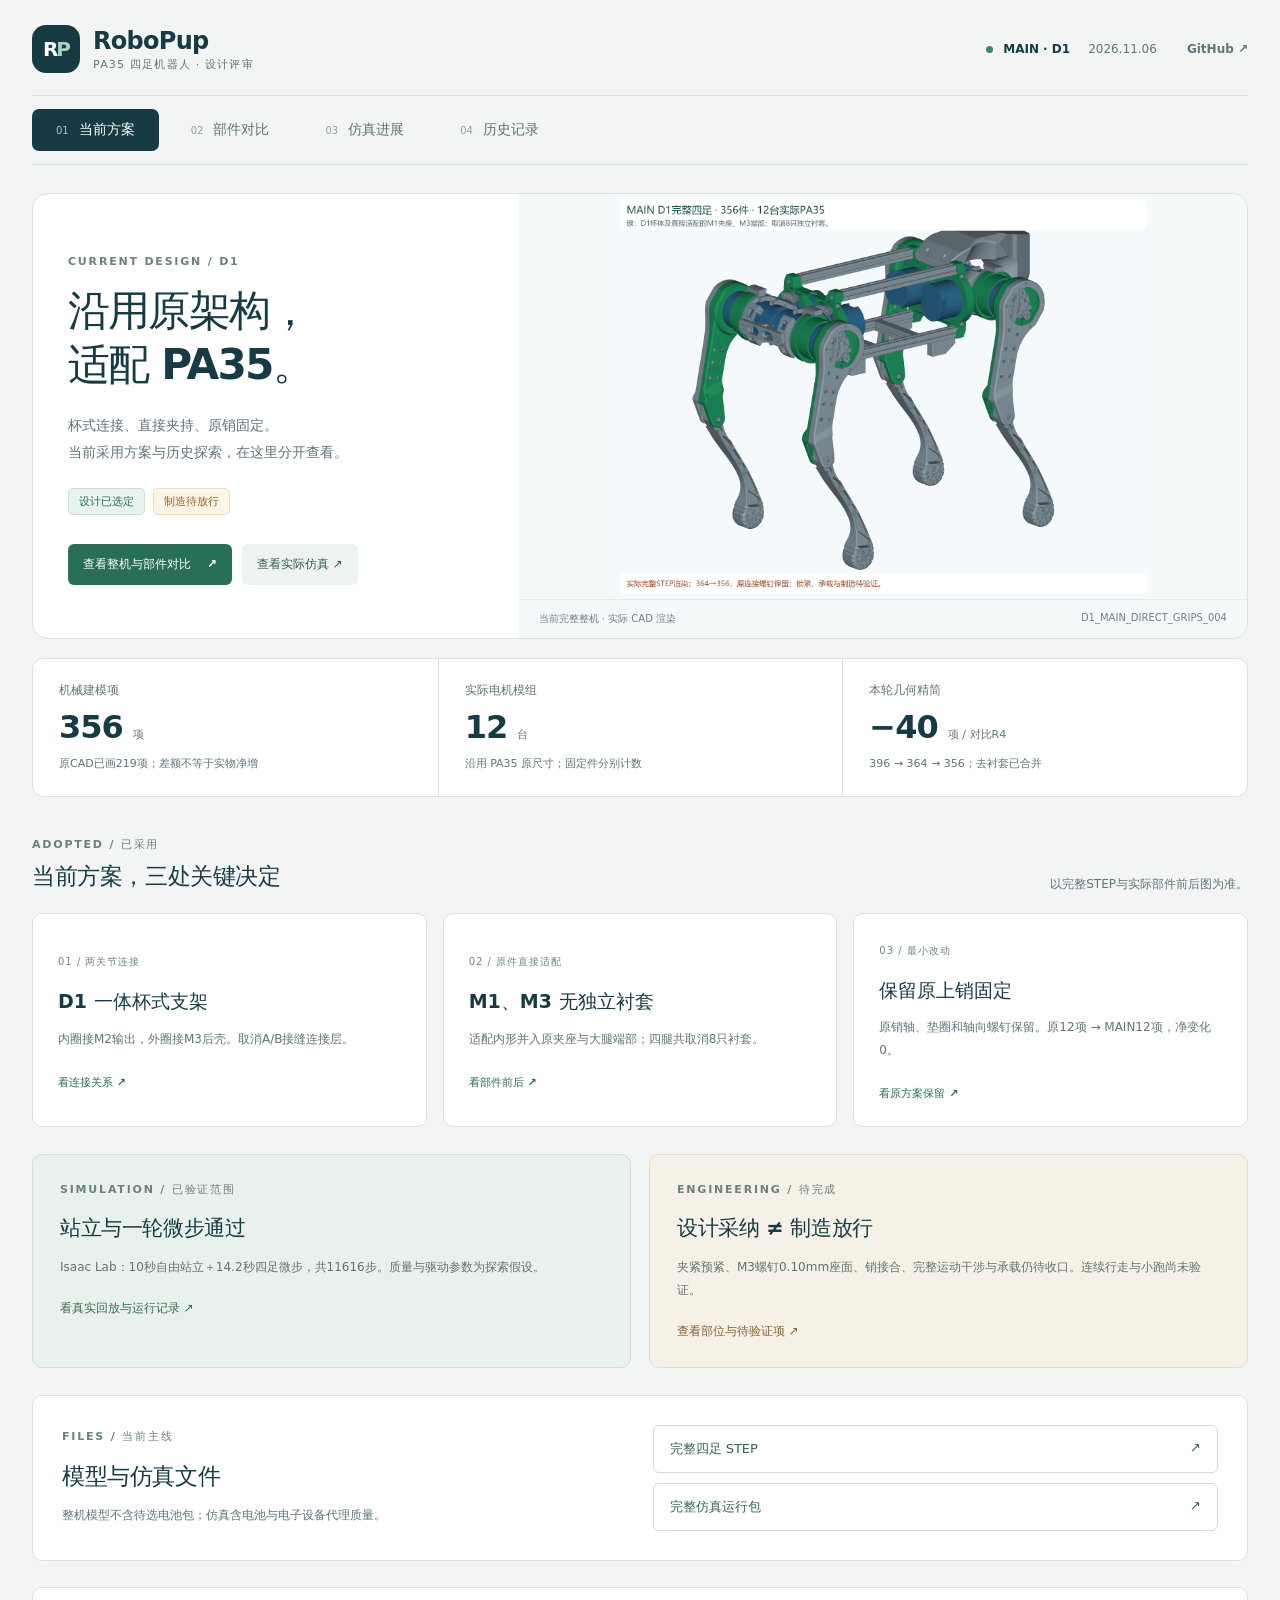
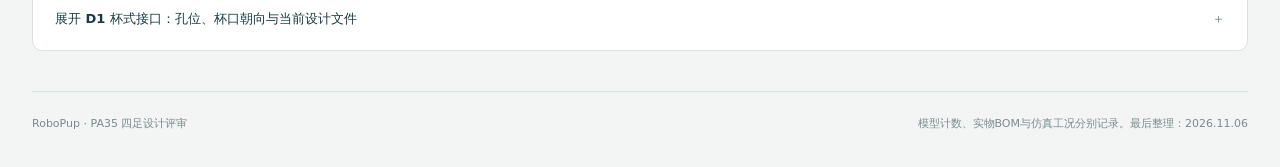
<file: docs/index.html>
<!doctype html>
<html lang="zh-CN">
<head>
  <meta charset="utf-8">
  <meta name="viewport" content="width=device-width, initial-scale=1">
  <link rel="icon" href="data:,">
  <title>四足设计MAIN · D1杯式连接</title>
  <link rel="stylesheet" href="style.css?v=D1-direct-grips-1">
  <script defer src="assets/compare-assets.js"></script>
  <script defer src="assets/r4/compare-assets-r4.js?v=R4-1d35a808"></script>
  <script defer src="page-state.js?v=R4-1d35a808"></script>
  <script defer src="region-data.js?v=R4-1d35a808"></script>
  <script defer src="legother_audit/legother-audit.js?v=leg137-1"></script>
  <script defer src="legother_audit/assets/legother-assets.js?v=leg137-1"></script>
  <script defer src="legother_simplification_review/plan.js?v=R4-simplification-1"></script>
  <script defer src="legother_optimization_candidates/inline-review.js?v=137-optimization-3"></script>
  <script defer src="legother_optimization_candidates/candidate-state.js?v=137-optimization-3"></script>
  <script defer src="original_architecture_candidate/review-data.js?v=C1-2"></script>
  <script defer src="triple_comparison/three-version-data.js?v=triple-1"></script>
  <script defer src="original_m2_connection/diagram-data.js?v=M2-1"></script>
  <script defer src="main-design-state.js?v=D1-direct-grips-1"></script>
  <script defer src="app.js?v=physical-scope-1"></script>
  <script defer src="main-design-view.js?v=D1-direct-grips-1"></script>
  <script defer src="ab-main-detail.js?v=D1-direct-grips-1"></script>
  <script defer src="main-whole-data.js?v=D1-direct-grips-1"></script>
  <script defer src="main-whole-view.js?v=physical-scope-1"></script>
  <script defer src="pin-main-detail.js?v=D1-direct-grips-1"></script>
  <script defer src="sleeve_direct_review/review-data.js?v=D1-direct-grips-1"></script>
  <script defer src="sleeve-review-view.js?v=D1-direct-grips-1"></script>
  <script defer src="physical_connection_review/review-data.js?v=physical-scope-1"></script>
  <script defer src="physical-connection-view.js?v=physical-scope-1"></script>
  <script defer src="isaac_sim_review/data.js?v=isaac-lab-contact-20261106"></script>
  <script defer src="isaac-sim-view.js?v=isaac-lab-contact-20261106"></script>
  <link rel="stylesheet" href="review-shell.css?v=robopup-20261106">
  <script defer src="review-shell.js?v=robopup-20261106"></script>
</head>
<body>
  <main>
    <header class="page-header">
      <div><p class="eyebrow" id="pageEyebrow">PA35 · 设计主线已确定 · D1</p>
      <h1 id="pageMainTitle">设计MAIN · D1杯式连接</h1>
      <p class="intro" id="pageIntro">MAIN完整四足已采用D1杯式连接，并取消M1、M3两类独立衬套；本次364→356件。</p></div>
      <div class="total total-three"><span id="totalScope">统一模型计数 · 不含电池包</span><div><span class="summary-version"><small>原CAD基准</small><b id="originalCount">219</b></span><i>→</i><span class="summary-version"><small id="summaryCurrentLabel">MAIN D1整机</small><b id="currentCount">356</b></span><i id="summaryCandidateArrow">→</i><span id="summaryCandidateVersion" class="summary-version"><small>历史C1候选</small><b id="summaryCandidateCount">352</b></span></div><strong id="totalDelta" hidden>+177</strong></div>
    </header>

    <section id="designMain" class="design-main" aria-labelledby="designMainTitle" data-design-id="D1">
      <div class="design-main-heading"><div><p class="eyebrow">MAIN · 当前设计主线</p><h2 id="designMainTitle">D1杯式连接 · 正式采用</h2></div><span id="designMainBadge" class="design-main-badge">已由你选定</span></div>
      <p id="designMainScope" class="design-main-scope">四腿D1杯式连接和M1/M3原件直接适配已合并；原销轴固定保留。完整运动、锁紧与承载继续验证。</p>
      <div class="design-main-grid"><figure class="design-main-figure"><nav class="design-main-views" aria-label="选择D1主方案视图"><button type="button" data-main-view="assembly" aria-pressed="true">杯式装配布局</button><button type="button" data-main-view="holes" aria-pressed="false">两组孔怎么连接</button><button type="button" data-main-view="part" aria-pressed="false">一体杯式支架</button><button type="button" data-main-view="direction" aria-pressed="false">杯口朝哪边</button></nav><button id="mainDesignZoom" class="design-main-image-button" type="button" aria-label="放大D1主方案CAD"><img id="mainDesignImage" src="resources/main/views/connection-exploded.png" alt="D1已采用主方案：M2输出经杯体连接M3定子"><span>点击原位放大 ↗</span></button><figcaption id="mainDesignImageCaption">真实CAD显示分解，仅为看清连接关系，不代表已验证装配顺序。</figcaption></figure>
      <aside class="design-main-facts"><div class="design-main-route"><span>内侧M2输出</span><b>6孔 · PCD Ø24</b><i>↓</i><strong>一体杯底</strong><i>↓</i><b>4孔 · PCD Ø38.5</b><span>外侧M3后壳（定子）</span></div><dl><div><dt>接口间距</dt><dd>14 → 10 mm</dd></div><div><dt>实际已建模</dt><dd>完整四足整机</dd></div><div><dt>本处相对R4</dt><dd>少9件/腿</dd></div><div><dt>相对C1额外减件</dt><dd>0件，避免重复累计</dd></div></dl><p class="design-main-open-item"><b>继续收口：</b>M3后端螺钉座面尚有0.10 mm间隙；整腿运动、实际工具及锁紧验证未完成。设计采纳不等于制造放行。</p><div class="design-main-downloads"><a id="mainDesignPartLink" href="resources/main/PA35_MAIN_D1_CONNECTION.step">MAIN · D1支架 STEP ↗</a><a id="mainDesignAssemblyLink" href="resources/main/PA35_MAIN_D1_LOCAL_ASSEMBLY.step">MAIN · D1局部装配 STEP ↗</a></div></aside></div>
      <nav class="design-main-actions" aria-label="D1主线与来源对比"><button type="button" data-main-action="home">回到MAIN · D1</button><button type="button" data-main-action="details">看D1完整前后对比</button><button type="button" data-main-action="history">看原CAD / R4 / C1对比</button></nav>
      <p class="design-main-export-note">MAIN完整整机：396→364→356；本次取消M1四只、M3四只独立衬套。下面原CAD219、R4396、C1352为历史比较。</p>
    </section>

    <section class="revision-bar" aria-label="版本选择"><div class="segmented revision-switch" role="group" aria-label="切换当前与历史版本"><button data-mode="r4" class="active" aria-pressed="true">历史 R4 · 默认</button><button data-mode="r2" aria-pressed="false">历史 R2</button></div><p id="freshnessBadge" class="freshness-badge" data-model-sha="1d35a8083f2a306b124bc93f16d2391b771b8bdcee139c6c70a15d5df4f79a49">历史 R4 · 模型 SHA 1d35a8083f2a</p><div class="current-links"><a href="archive-downloads.html?file=PA35_CURRENT_REVIEW.step" id="currentStepLink">当前整机 STEP ↗</a><a href="archive-downloads.html?file=pa35_whole_robot_R4_original_frame/review.html" id="currentReviewLink">R4 模型说明 ↗</a></div></section>
    <p class="revision-note" id="revisionNote">R4范围：两版均不计电池包。219 → 396；R4电池固定件待设计，未纳入当前数量。原CAD已有机身支撑和紧固件照常计入。</p>

    <nav id="reviewNavigation" class="review-navigation" aria-label="选择三者整机对比或来源台账" hidden><button id="showPendingReview">三者整机：原CAD／R4／C1</button><button id="showBaselineReview">原CAD → R4 · 来源台账</button></nav>
    <section id="originalArchitectureCandidate" class="architecture-candidate review-primary" aria-labelledby="architectureTitle" hidden>
      <div class="architecture-heading"><div><p class="eyebrow">历史三版同一口径 · 当前采用MAIN D1</p><h2 id="architectureTitle">历史比较：原CAD基准 → R4 → C1</h2></div><span>历史C1未采用 · 当前主线为D1</span></div>
      <section id="threeVersionComparison" class="three-version-comparison" aria-labelledby="threeVersionTitle" hidden>
        <h3 id="threeVersionTitle">历史对照：原CAD、R4与当时C1候选</h3>
        <p class="three-version-objective"><b>当时C1的设计目标：</b>沿用原CAD连接架构适配PA35，减少独立连接件。C1保留作历史对照；当前采用MAIN D1。</p>
        <div class="three-count-cards"><article><span>原始CAD基准</span><strong>219</strong><small>结构与装配思路基准</small></article><article><span>历史R4评审基线</span><strong>396</strong><small>比基准多177项</small></article><article><span>历史C1候选 · 未采用</span><strong>352</strong><small>比R4少44；比基准仍多133</small></article></div>
        <p class="three-target-gap"><b>历史C1为352个已建模项。</b> 此数量不代表当前MAIN，也不代表原／新实物完整BOM。</p>
        <div id="threeVersionGallery" class="three-version-gallery">
          <figure><figcaption><span class="mini-tag old">原CAD基准</span><b>219项</b></figcaption><button class="leg-image-button" data-three-zoom="baseline" aria-label="放大原CAD基准整机"><img id="threeBaselineImage" alt="原始CAD严格60%基准的完整四足，与R4/C1相同相机和尺度"><span>点击放大 ↗</span></button></figure>
          <figure><figcaption><span class="mini-tag old">历史R4</span><b>396项 · +177</b></figcaption><button class="leg-image-button" data-three-zoom="r4" aria-label="放大历史R4整机"><img id="threeR4Image" alt="历史R4完整四足，396项"><span>点击放大 ↗</span></button></figure>
          <figure><figcaption><span class="mini-tag new">C1优化中</span><b>352项 · +133</b></figcaption><button class="leg-image-button" data-three-zoom="c1" aria-label="放大C1优化中候选整机"><img id="threeC1Image" alt="C1当前完整四足候选，352项，尚未达到接近基准目标"><span>点击放大 ↗</span></button></figure>
        </div>
        <p id="threeVersionScope" class="three-version-scope"></p>
        <div class="three-region-heading"><h3>哪些部位还没有回到基准数量</h3><p>点一行，在本页定位到相应部位和前后图。</p></div>
        <div class="table-scroll"><table class="three-region-table"><thead><tr><th>部位</th><th>原CAD</th><th>R4</th><th>C1</th><th>C1−基准</th><th>C1−R4</th></tr></thead><tbody id="threeRegionRows"></tbody><tfoot><tr><th>整机合计</th><th>219</th><th>396</th><th>352</th><th>+133</th><th>−44</th></tr></tfoot></table></div>
        <p class="three-count-caution">219是原CAD已画模型的基准，原CAD未画齐的必要紧固件需单独核对、按同完整度比较。优化要减少实物需要的独立件和连接层，不能靠漏画或删模型凑数。</p>
        <div class="three-evidence-links"><a href="triple_comparison/count-audit.json">三版逐项计数依据 ↗</a><a href="triple_comparison/render-evidence.json">三版同相机图像依据 ↗</a></div>
      </section>
      <p id="threeVersionUnavailable" class="three-version-unavailable" hidden>三版计数或图像尚未与当前模型同步，暂不显示三列结果。</p>
      <div class="architecture-counts" hidden><div><small>修改前 · 历史R4</small><strong>396</strong><span>正式评审模型</span></div><b>→</b><div><small>修改后 · C1待审核</small><strong id="architectureCandidateCount">352</strong><span id="architectureTargetNote">候选模型少44项，均在137之外</span></div></div>
      <h3 class="current-c1-changes">历史C1建立过的改型 · 与当前MAIN分开记录</h3>
      <nav class="architecture-tabs" aria-label="查看原架构候选部件前后"><button data-architecture-part="whole" aria-pressed="true">完整四足 · 看整体变化</button><button data-architecture-part="carrier" aria-pressed="false">一体主支架 · 减36项</button><button data-architecture-part="m1" aria-pressed="false">M1直接夹座 · 减4项</button><button data-architecture-part="m3" aria-pressed="false" hidden>M3定位面并入 · 减4项</button></nav>
      <div class="architecture-selected"><h4 id="architecturePartTitle"></h4><p id="architecturePartNote"></p></div>
      <nav id="architectureVariants" class="architecture-variants" aria-label="查看具体加工件前后" hidden></nav>
      <div class="leg-local-grid architecture-pair"><figure><figcaption><span class="mini-tag old">修改前 · R4</span><b id="architectureBeforeCaption"></b></figcaption><button class="leg-image-button" data-architecture-zoom="before" aria-label="放大原架构候选修改前图"><img id="architectureBefore" alt="历史R4修改前真实CAD"><span>点击放大 ↗</span></button></figure><figure><figcaption><span class="mini-tag new">修改后 · C1候选</span><b id="architectureAfterCaption"></b></figcaption><button class="leg-image-button" data-architecture-zoom="after" aria-label="放大原架构候选修改后图"><img id="architectureAfter" alt="按原架构直接改型的独立候选真实CAD"><span>点击放大 ↗</span></button></figure></div>
      <figure id="architectureToolFigure" class="architecture-tool-figure" hidden><figcaption>RR局部工具路径示意 · 特制包络，尚非已采购工具</figcaption><button class="leg-image-button" data-architecture-tool-zoom aria-label="放大一体主支架的局部工具路径"><img id="architectureToolImage" alt="RR一体侧窗支架中的短L工具及保留螺钉的真实CAD示意"><span>点击放大 ↗</span></button></figure>
      <p class="architecture-correction"><b>原方案核对结果：</b>原M2、M3本来就有前后端螺钉固定孔，不是只靠短环夹紧。原CAD未画齐这些螺钉。“原模型零件少”不能直接等同“实物不需要这些连接”。本版优先取消适配新增的接缝和衬套。</p>
      <div class="architecture-details"><div><h4 id="architectureReductionTitle">44项具体减少在哪里</h4><div class="table-scroll"><table><thead><tr><th>变化</th><th>四腿减少</th></tr></thead><tbody><tr><td>A/B两件改为一体主支架</td><td>4件结构</td></tr><tr><td>取消A/B接缝螺钉</td><td>16颗</td></tr><tr><td>取消相应垫圈</td><td>16片</td></tr><tr><td>夹座直接匹配，取消M1独立衬套</td><td>4只</td></tr><tr id="architectureM3Reduction" hidden><td>M3辅助定位面并入7007，取消独立衬套</td><td>4只</td></tr></tbody><tfoot><tr><th>候选模型减少合计</th><th id="architectureReductionTotal">44项</th></tr></tfoot></table></div><p>两端板仍各包含1个固定主体＋2个可拆抱箍，不把一份STEP当成一个物理件；12台电机和原夹紧螺钉保留。</p></div><div><h4>这版还需要验证什么</h4><p id="architectureLimit"></p><p>四腿侧窗均完成实体、孔底保护与就位硬件静态检查；工具与退钉采样仅覆盖RR代表腿，其他三腿路径未全核。本版未合并“B＋7007接桥”，也未叠加M3的12/16项目标；这份历史候选不覆盖当前MAIN；当前MAIN的实际改型见主线。</p><div id="architectureDownloads" class="leg-candidate-downloads"></div></div></div>
      <details class="architecture-source"><summary>原M2、M3到底靠什么固定？</summary><div class="table-scroll"><table><thead><tr><th>原部位</th><th>原件可见固定孔位／腿</th><th>当前已画壳体固定螺钉／腿</th><th>核对结论</th></tr></thead><tbody><tr><td>M2：7017前／后两侧</td><td>4＋4</td><td>4颗</td><td>原孔轴与原电机前后固定孔对应</td></tr><tr><td>M3：7007前侧／7003后侧</td><td>8＋8</td><td>前3＋后4＝7颗</td><td>原两端均有正向螺钉固定孔系</td></tr></tbody></table></div><p>原孔位数与当前已画螺钉数分别列出，不能相减当作实物增减；原实物是否装满尚无确认。已对上的24处定子孔轴，在原装配中均未找到对应的独立螺钉实例。原模型少画不代表原结构无需这些连接；2.69 mm短环也不能作为纯摩擦夹持的证据。</p><a id="architectureSourceEvidence" href="original_architecture_candidate/mount_route/mount_route_review.json">查看原CAD孔轴与工程图核对 ↗</a></details>
    </section>

    <div class="context"><span class="dot orange"></span><b>仍有新增连接层</b><span class="dot amber"></span><b>模型差额，含原 CAD 漏画小件</b><span class="dot green"></span><b id="resolvedLegend">已恢复／替换减项</b><span class="context-end">同视角、同尺度 · 原CAD含旧电机均为60%基准；当前PA35保持采购尺寸</span></div>
    <h2 id="baselineComparisonHeading" class="baseline-comparison-heading">来源台账：原CAD → 当前正式R4</h2>
    <nav id="wholeDesignSwitch" class="ab-design-switch"><button data-whole-design="main">MAIN D1完整整机</button><button data-whole-design="r4">历史R4完整整机</button><p>当前整机已合并四腿D1和两类无衬套改型；历史R4保留原396件。</p></nav>
    <section class="whole-section" aria-label="两版整机对照">
      <div class="view-tools"><div class="segmented" role="group" aria-label="选择整机视角"><button class="active" data-view="iso" aria-pressed="true">斜视</button><button data-view="side" aria-pressed="false">侧视</button></div><p id="wholeHint">选中编号后，两图会同步定位同一个装配部位。</p><button class="subtle" id="clearSelection">查看全部位置</button></div>
      <div class="whole-grid">
        <article class="whole-card before"><div class="card-heading"><div><span class="version" id="beforeVersion">原始 CAD 连接方案</span><h2 id="beforeTitle">原方案 · 60% 基准（电池除外）</h2></div><span class="count" id="beforeCount">219 件</span></div><div class="image-stage" data-side="before"><img id="wholeBefore" alt="原始四足狗装配方案，严格60%基准，排除电池"><svg class="leaders" viewBox="0 0 1600 1200" aria-hidden="true"></svg><div class="hotspots"></div><button class="image-expand" data-zoom="before" aria-label="放大原方案整机图">放大 ↗</button><span class="image-legend" id="beforeLegend">原架子与连接关系；电池不计入</span></div></article>
        <article class="whole-card after"><div class="card-heading"><div><span class="version" id="afterVersion">历史 R4 评审模型</span><h2 id="afterTitle">PA35 · 原架子已恢复</h2></div><span class="count" id="afterCount">396 件</span></div><div class="image-stage" data-side="after"><img id="wholeAfter" alt="历史R4完整四足狗评审CAD，12台PA35，电池及固定件待设计"><svg class="leaders" viewBox="0 0 1600 1200" aria-hidden="true"></svg><div class="hotspots"></div><button class="image-expand" data-zoom="after" aria-label="放大历史R4整机图">放大 ↗</button><span class="image-legend" id="afterLegend">原架子已恢复；腿部沿用；电池待选</span></div></article>
      </div>
    </section>

    <nav class="region-list" id="regionList" aria-label="选择增减件部位"></nav>

    <section class="detail" id="detail" aria-labelledby="detailTitle">
      <div class="detail-heading"><div><p class="eyebrow" id="detailCategory"></p><h2 id="detailTitle"></h2></div><div class="detail-nav"><button id="previousRegion" aria-label="上一个部位">← 上一处</button><span id="regionPosition"></span><button id="nextRegion" aria-label="下一个部位">下一处 →</button></div></div>
      <div class="detail-summary"><p id="detailLead"></p><div class="delta-box"><span id="detailDeltaScope">整机模型变化</span><strong id="detailDelta"></strong><small id="perPosition"></small></div></div>
      <p class="scope-count" id="scopeCount"></p>
      <nav id="abDesignSwitch" class="ab-design-switch" aria-label="选择主支架正式主线或历史版本" hidden><button type="button" data-ab-design="main" aria-pressed="true">MAIN D1正式方案</button><button type="button" data-ab-design="r4" aria-pressed="false">历史R4 A/B</button><p id="abDesignMeaning">本处默认显示正式MAIN；历史整机导出统计单独保留。</p></nav>
      <p id="legBreakdownUnavailable" class="leg-breakdown-unavailable" role="status" hidden>腿部137件明细与当前模型尚未同步，请先更新逐项台账和安装位置图。本区暂停展示旧的大腿局部图，避免误认为它能代表完整137件。</p>
      <section id="legBreakdown" class="leg-breakdown" aria-labelledby="legBreakdownTitle" hidden>
        <div class="leg-breakdown-heading"><div><p class="eyebrow">把整机差额拆到实际安装位置</p><h3 id="legBreakdownTitle">先找144颗螺钉，再核对为什么净差是137</h3></div><span class="leg-audit-tag">实际CAD · 只做展示分解</span></div>
        <div class="leg-equation" aria-label="137件差额的计算"><div><strong>144</strong><span>当前四腿接口螺钉</span></div><b>＋</b><div><strong>76 − 83</strong><span>其余连接小件：当前 − 原模型</span></div><b>＝</b><div class="result"><strong>137</strong><span>整个区域的模型净差额</span></div></div>
        <p class="leg-summary-note" id="legAuditSummary">一条腿36颗，四条腿144颗。137不是这张图上另外137只独立零件，也不是可以直接删去137件。</p>
        <section class="leg-optimization" id="legOptimization" aria-labelledby="legOptimizationTitle" hidden>
          <p class="eyebrow">这137项能不能全部精简？</p>
          <h3 id="legOptimizationTitle">全部纳入评审；目前不能把137项全部取消</h3>
          <p class="optimization-answer">137是净差额。当前连接共<b>220项</b>，原CAD画出<b>83项</b>；要把差额归零，须从220减到83，不能靠恢复原CAD漏画的螺钉来实现。</p>
          <div class="optimization-pool"><div><strong>192</strong><span>首轮保留并核查功能</span><small>有连接用途，不代表已证明是绝对最少</small></div><div class="research"><strong>28</strong><span>M3前后固定，优先研究</span><small>每腿前3＋后4；不等于28颗都可删除</small></div><div><strong>0</strong><span>目前已验证可正式减少</span><small>此历史评估未删接口螺钉；本次M1/M3减件不在本区</small></div></div>
          <nav id="optimizationPopulations" class="optimization-populations" aria-label="按连接功能查看精简评估"></nav>
          <p class="optimization-focus-note" id="optimizationFocusNote">点一组，在下方原位显示该部位的模型前后对比。</p>
          <button id="goOriginalArchitecture" class="leg-plan-m3" hidden>查看按原思路直接改型的完整四足候选 ↓</button>
          <details class="optimization-ledger"><summary>展开全部220项的处理，核对为何不能直接删137项</summary><div class="table-scroll"><table><thead><tr><th>连接功能</th><th>四腿当前</th><th>首轮处理</th><th>判断依据</th></tr></thead><tbody id="optimizationRows"></tbody><tfoot><tr><th>合计</th><th>220</th><td colspan="2">192项先保留核查＋28项优先研究</td></tr></tfoot></table></div><p>即使假定M3的28项全取消，其他192项还须再减109项，才会回到原CAD的83项。现有最小改动方案没有这样的依据。</p><a href="legother_optimization_candidates/audit/all137_partition.json">查看逐实例功能分类与核对结果 ↗</a></details>
        </section>
        <section class="leg-simplification" id="legSimplification" aria-labelledby="legSimplificationTitle" hidden>
          <div class="leg-simplification-heading"><div><p class="eyebrow">其他分区的精简目标 · 不拿来抵扣137</p><h3 id="legSimplificationTitle">另有44项目标，全部在137之外</h3></div><span class="leg-plan-tag">设计目标 · 尚未建模验证</span></div>
          <div class="leg-plan-stages"><div><small>现行整机模型</small><strong id="legPlanCurrent">396</strong><span>本次评估没有改件</span></div><div class="target-stage"><small>首轮设计目标</small><strong id="legPlanTarget">352</strong><span id="legPlanTargetNote">争取减少44项，均在137之外</span></div><div class="conditional-stage"><small>第二轮 · M3条件探索</small><strong>12 或 16</strong><span>互斥路线的四腿算术上限，尚未证明可净减</span></div></div>
          <p class="leg-plan-scope" id="legPlanScope">同一模型口径，不含电池包。当前数量与目标数量分别展示；本次可直接删除的已证实数量为0。</p>
          <div class="leg-plan-first"><p><b>44项来自哪里：</b>恢复一体主支架，取消A/B接缝及多出的支架36项；M1、M3夹持面直接适配PA35，取消独立衬套各4项。</p><div class="leg-plan-actions"><button data-plan-region="ab">看A/B接缝 · 36项</button><button data-plan-region="m1">看M1衬套 · 4项</button><button data-plan-region="m3">看M3衬套 · 4项</button></div></div>
          <details class="leg-plan-details"><summary>这137项里，哪些先保留，哪些值得继续研究？</summary><div class="table-scroll"><table><thead><tr><th>连接位置</th><th>当前四腿数量</th><th>首轮处理</th><th>原因</th></tr></thead><tbody id="legPlanRows"></tbody></table></div><p class="leg-plan-condition" id="legPlanCondition">M3前端3颗与后端4颗分别连接不同结构件，需要先重建一条完整传力路线。12或16是两条互斥路线各自取消原螺钉的毛减上限；净减还要扣除新增的替代结构与紧固件，不能相加。</p><button class="leg-plan-m3" id="legPlanInspectM3">定位M3前后端，查看现有13颗／腿</button></details>
          <a class="leg-plan-evidence" href="legother_simplification_review/plan.json" id="legPlanEvidence">查看精简评估与依据 ↗</a>
        </section>
        <div class="leg-overview-grid">
          <figure><figcaption><span class="mini-tag old">原方案</span><b>完整代表腿 · 安装位置参照</b></figcaption><div class="leg-overview-stage" data-leg-side="before"><button class="leg-image-button" data-leg-zoom="overview-before" aria-label="放大原完整腿定位图"><img id="legOverviewBefore" alt="原CAD完整代表腿及各安装位置"><span>点击放大 ↗</span></button><svg class="leg-overview-leaders" viewBox="0 0 1600 1200" aria-hidden="true"></svg><div class="leg-overview-hotspots"></div></div></figure>
          <figure><figcaption><span class="mini-tag new">历史 R4</span><b>完整代表腿 · 这36颗分布在5处</b></figcaption><div class="leg-overview-stage" data-leg-side="after"><button class="leg-image-button" data-leg-zoom="overview-after" aria-label="放大当前完整腿定位图"><img id="legOverviewAfter" alt="历史R4完整代表腿及36颗接口螺钉分布"><span>点击放大 ↗</span></button><svg class="leg-overview-leaders" viewBox="0 0 1600 1200" aria-hidden="true"></svg><div class="leg-overview-hotspots"></div></div></figure>
        </div>
        <div class="leg-groups-heading" id="legComponentReview"><h3>逐部件前后对比 · 留在本页看</h3><p>图示是一条代表腿；数量同时列出四条腿汇总。</p></div>
        <nav id="legGroupButtons" class="leg-group-buttons" aria-label="选择腿部小件安装位置"></nav>
        <div class="leg-selected-heading"><h3 id="legGroupTitle"></h3><div id="legGroupCount"></div></div>
        <p class="leg-group-note" id="legGroupNote"></p>
        <div id="legComparisonControls" class="leg-comparison-controls" hidden><div class="segmented" role="group" aria-label="选择部件前后对比范围"><button data-leg-comparison="original_current" class="active" aria-pressed="true">原CAD → 历史R4</button><button data-leg-comparison="current_proposal" aria-pressed="false">历史R4 → 精简提案</button></div><p id="legComparisonMeaning">这里对比的是已经发生的适配变化。</p></div>
        <div id="legCandidateViews" class="leg-candidate-views" hidden><span>同一候选，切换观察：</span><div class="segmented" role="group" aria-label="选择候选CAD观察范围"><button data-candidate-view="parts" aria-pressed="true">完整加工件前后</button><button data-candidate-view="interface" aria-pressed="false">电机接口局部前后</button></div><p id="legCandidateViewNote"></p></div>
        <div class="leg-local-grid">
          <figure><figcaption><span class="mini-tag old" id="legGroupBeforeTag">原方案</span><b id="legGroupBeforeCaption">原部位及模型已画件</b></figcaption><button class="leg-image-button" data-leg-zoom="group-before" aria-label="放大所选部位修改前CAD"><img id="legGroupBefore" alt="所选螺钉位置的原CAD装配"><span>点击放大 ↗</span></button></figure>
          <figure><figcaption><span class="mini-tag new" id="legGroupAfterTag">历史 R4</span><b id="legGroupAfterCaption"></b></figcaption><button class="leg-image-button" data-leg-zoom="group-after" aria-label="放大所选部位修改后CAD"><img id="legGroupAfter" alt="所选螺钉位置的历史R4装配"><span>点击放大 ↗</span></button><p id="legCandidateUnavailable" class="leg-candidate-unavailable" hidden>这个部位尚无通过实体检查的候选后图，暂不计减件。</p></figure>
        </div>
        <section id="recessedCupConcept" class="original-m2-connection" aria-labelledby="recessedCupTitle">
          <p class="eyebrow">按原凹杯思路直接适配PA35 · D1右后腿局部真实CAD · 已正式采用为MAIN</p>
          <h3 id="recessedCupTitle">已建模：电机内嵌20 mm，M2—M3接口间距14 → 10 mm</h3>
          <p>这里已从概念示意更新为真实STEP渲染。保留实际PA35原尺寸及M2位置；A/B接缝取消，M3和后端螺钉向内移4 mm。绿色杯体与M3定子固定；M2输出连接杯底，带动整个M3组件。杯壁不与M3输出端固定。</p>
          <section id="d1ConnectionMap" aria-labelledby="d1ConnectionTitle" style="scroll-margin-top:25px">
            <h4 id="d1ConnectionTitle">这两台电机到底怎么接：内圈接M2输出，外圈接M3后壳</h4>
            <p>沿用原件的两条连接路径，适配PA35后改变孔圈和轴向台阶。<b>D1两组连接孔都在杯底；杯口边缘没有另一组电机固定孔。</b>图中蓝、橙圈分别标出实际螺钉轴，未增加孔或改动模型。</p>
            <div class="d1-grid"><figure><figcaption>真实D1杯口正视孔位：蓝内圈6孔接M2输出；橙外圈4孔接M3后壳</figcaption><button type="button" class="d1-zoom" data-d1-zoom="connection-hole-map.png"><img src="recessed_cup_candidate/connection-hole-map.png?v=15a67c5345" alt="真实D1杯口正视孔位：蓝内圈6孔接M2输出；橙外圈4孔接M3后壳"><span>点击放大 ↗</span></button></figure><figure><figcaption>实际CAD显示分解：蓝M2输出 → 灰杯体 → 橙M3定子；不是装配路径验证</figcaption><button type="button" class="d1-zoom" data-d1-zoom="connection-exploded.png"><img src="recessed_cup_candidate/connection-exploded.png?v=15a67c5345" alt="实际CAD显示分解：蓝M2输出 → 灰杯体 → 橙M3定子；不是装配路径验证"><span>点击放大 ↗</span></button></figure></div>
            <div class="d1-table-wrap"><table class="d1-table"><thead><tr><th>孔组</th><th>连接对象</th><th>D1实际接口</th><th>螺钉拧入方向</th></tr></thead><tbody><tr><td>蓝色内圈</td><td>内侧M2的输出法兰</td><td>6 × M4×8，PCD Ø24 mm</td><td>从杯腔朝M2，−Z</td></tr><tr><td>橙色外圈</td><td>外侧M3的后壳螺纹孔（定子）</td><td>4 × M3×6，PCD Ø38.5 mm</td><td>从M2侧朝M3，+Z</td></tr></tbody></table></div>
            <p><b>运动关系：</b>M2输出转动 → 杯体和M3整套随动；M3自己的输出再驱动下一级腿部件。M2壳体另由7017固定，M3输出不固定在杯体上。杯壁与M3留间隙，未设计成已验证的过盈、夹紧或定位配合。</p>
            <p><b>与原CAD区别：</b>原7003中央孔组接M2输出，外围孔组接M3定子；D1保持同样功能分工，外圈固定改为PA35的后端4孔，收在杯底PCD Ø38.5，不能把原外围孔原位置照搬到PA35。D1杯口没有新增“第二端固定”。</p>
            <p class="original-m2-count-note"><b>这张图说明连接对象，不代表已完成锁紧设计。</b>两组螺钉方向相反，M3装入后会遮挡杯腔一侧操作；预装、锁紧、工具进入与拆卸顺序还需闭合。直接读取螺钉STEP平面后确认：M2输出头下平面49.77与新肩49.77名义对齐；M3后端头下平面52.67与新肩52.77相差0.10 mm，当前摆位未贴紧。需要核对螺钉最终就位和有效螺纹深度，不能直接称已夹紧。现有体积无干涉结果不能替代这些检查。本次只补标记图，D1零件数变化0，R4/C1/D1几何均未改动。</p>
          </section>
          <details><summary>看你指出的原CAD凹杯参考（原7003，不是当前PA35主方案）</summary><img style="width:100%;max-width:760px;display:block" src="legother_audit/assets/stop_before.png" alt="原CAD7003凹杯结构参考；与下面候选不是同尺寸比较"><p>原CAD参考仅说明结构路线。下面R4/D1两组前后图使用相同镜头和倍率；本图不用于计算尺寸差。</p></details>
          <h4>加工件前后：两件加接缝紧固件 → 一个内凹支架</h4>
          <div class="d1-grid"><figure><figcaption>R4：A/B分体，保留接缝4颗螺钉、4片垫圈</figcaption><button type="button" class="d1-zoom" data-d1-zoom="part_before.png"><img src="recessed_cup_candidate/part_before.png?v=184cc3e993" alt="R4：A/B分体，保留接缝4颗螺钉、4片垫圈"><span>点击放大 ↗</span></button></figure><figure><figcaption>D1局部：单一有效实体，凹杯内径47.2 / 外径52 / 深20 mm</figcaption><button type="button" class="d1-zoom" data-d1-zoom="part_after.png"><img src="recessed_cup_candidate/part_after.png?v=184cc3e993" alt="D1局部：单一有效实体，凹杯内径47.2 / 外径52 / 深20 mm"><span>点击放大 ↗</span></button></figure></div>
          <h4>实际电机装入后的显示剖切：同视角、同倍率</h4>
          <div class="d1-grid"><figure><figcaption>R4装配：M2输出面45.57 → M3后端面59.57 mm，间距14 mm</figcaption><button type="button" class="d1-zoom" data-d1-zoom="section_before.png"><img src="recessed_cup_candidate/section_before.png?v=184cc3e993" alt="R4装配：M2输出面45.57 → M3后端面59.57 mm，间距14 mm"><span>点击放大 ↗</span></button></figure><figure><figcaption>D1装配：M2输出面45.57 → M3后端面55.57 mm，间距10 mm</figcaption><button type="button" class="d1-zoom" data-d1-zoom="section_after.png"><img src="recessed_cup_candidate/section_after.png?v=184cc3e993" alt="D1装配：M2输出面45.57 → M3后端面55.57 mm，间距10 mm"><span>点击放大 ↗</span></button></figure></div>
          <p><b>空间变化：</b>接口间距缩短4 mm；杯腔内嵌深度20 mm。20 mm不是额外缩短量，两者不能相加。杯体沿轴向包覆电机，支架本身包围盒反而加长；整腿、整机外廓缩短尚未验证。杯内半径比电机最大XY包围半宽大约0.596 mm，这不是已验证的制造公差或全运动最小间隙。</p>
          <div class="d1-table-wrap"><table class="d1-table"><thead><tr><th>本处同一范围</th><th>R4</th><th>C1已算的一体路线</th><th>D1新局部</th></tr></thead><tbody><tr><td>A/B连接支架</td><td>2</td><td>1</td><td>1</td></tr><tr><td>接缝螺钉</td><td>4</td><td>0</td><td>0</td></tr><tr><td>接缝垫圈</td><td>4</td><td>0</td><td>0</td></tr><tr><td>M2输出6 + M3后端4螺钉</td><td>10</td><td>10</td><td>10</td></tr><tr><td>以上小计（不含电机）</td><td>20</td><td>11</td><td>11</td></tr></tbody></table></div>
          <p class="original-m2-count-note"><b>已采用D1相对R4此处少9件/腿；相对C1额外少0件。</b>同一连接层四腿少36件；已按四条腿各自孔位重建并合入整机，不能再从352里扣36。原219 / R4 396 / C1 352及137差额台账保持原数，当前完整MAIN已合并D1及M1/M3直接适配，356件。</p>
          <p><b>已查：</b>单一有效实体、STEP回读；与M2/M3实际电机、7017、内移7007、M2输出6颗、M3后端4颗、M2壳体4颗共18项D1支架体积干涉检查通过（阈值10⁻⁵ mm³）；M2与内移M3之间体积交叠为0。原外缘止挡材料保留在原位。另做60组移动M3/后端螺钉与固定M2/7017/输出及壳体螺钉的交叉检查，未新增体积干涉。5 mm试做曾发现两组螺钉头互撞，现退至4 mm，失败证据保留。这里只证明所列静态体积关系，不等于完整装配通过。</p>
          <p><b>主线采纳后继续完成：</b>内移后的整条M3侧腿组重建、连杆/止挡对位、相邻零件及全行程检查；实际工具进入与退钉、装拆顺序；螺纹与预紧、强度和制造公差。这版没有验证快拆，也没有继承旧C1的工具路径结论。</p>
          <p class="d1-links"><a href="recessed_cup_candidate/RR_RECESSED_CUP_D1.step">下载D1单件STEP</a> · <a href="archive-downloads.html?file=whole_robot_click_compare/recessed_cup_candidate/RR_D1_LOCAL_AFTER.step">下载D1局部装配STEP</a> · <a href="archive-downloads.html?file=whole_robot_click_compare/recessed_cup_candidate/RR_R4_LOCAL_BEFORE.step">下载R4相同局部STEP</a> · <a href="recessed_cup_candidate/evidence.json">干涉和计数依据</a></p>
        </section>
        <section id="originalM2Connection" class="original-m2-connection" aria-labelledby="originalM2ConnectionTitle" hidden>
          <p class="eyebrow">回答这张原M2图为什么没看到安装螺钉</p><h3 id="originalM2ConnectionTitle">原方案有螺钉连接；这处安装螺钉没有画齐</h3>
          <p>图中只选了蓝色电机模组、灰色7017髋法兰和7003主支架；电机被平移拉开方便观察，实际装配会贴合。蓝色电机内的螺钉细节随整套模组一起计1件，不能代替电机与灰色支架之间的安装螺钉。</p>
          <div class="original-m2-routes"><div><b>固定壳体：7017 ⇄ M2定子</b><span>原7017前后各有4个对应孔位，孔轴与电机壳体孔匹配；这两组孔轴上没有找到独立安装螺钉实例。</span></div><div><b>传递运动：M2输出 ⇄ 7003</b><span>7003中央六孔用于输出连接；该图也未独立画出这组螺钉。源输出盘角相位有偏差，不能称六孔装配已验证。</span></div></div>
          <button class="leg-image-button original-m2-diagram" data-original-m2-zoom="diagram" aria-label="放大原M2固定与输出连接说明"><img id="originalM2Diagram" alt="在原M2真实CAD图上标注7017外围定子固定孔和7003中央输出接口"><span>点击放大查看孔位 ↗</span></button>
          <p class="original-m2-count-note"><b>计数结论：</b>219是原CAD已画内容的模型基准，尚不是原机完整实物BOM。不能据219→396就认定实物多了177件；也不能直接从孔位数推定必须装满几颗螺钉。原遗漏螺钉规格、长度和实际用量仍待核实。</p>
          <details><summary>看原工程图上的通孔与沉孔依据</summary><div class="original-m2-drawings"><button data-original-m2-zoom="drawing7017"><img id="originalM2Drawing7017" alt="原7017髋关节法兰工程图，M2两侧各4处通孔与沉孔"><span>7017：两侧各4处通孔／沉孔 · 点击放大</span></button><button data-original-m2-zoom="drawing7003"><img id="originalM2Drawing7003" alt="原7003支架工程图，中央输出六孔与M3后端固定孔"><span>7003：中央输出六孔 · 点击放大</span></button></div><p>图纸为原始100%尺寸，页面结构图按60%基准；原图孔径不直接当作当前PA35螺钉规格。</p></details>
          <a href="original_architecture_candidate/mount_route/mount_route_review.json">查看原孔轴匹配、螺钉漏画及输出相位依据 ↗</a>
        </section>
        <div id="legComponentDecision" class="leg-component-decision" hidden><div><h4 id="legDecisionTitle"></h4><strong id="legDecisionResult"></strong></div><p id="legDecisionReason"></p><p class="decision-affected" id="legDecisionAffected"></p><div id="legCandidateCounts" class="leg-candidate-counts" hidden></div><p id="legCandidateChecks" hidden></p><div id="legCandidateDownloads" class="leg-candidate-downloads" hidden></div></div>
        <figure class="leg-hardware-tray"><figcaption><b>把这一腿36颗全部排开，逐颗数清</b><span>真实CAD实体仅平移展示；没有复制充数、没有改尺寸</span></figcaption><button class="leg-image-button" data-leg-zoom="hardware-tray" aria-label="放大一条腿36颗螺钉排布图"><img id="legHardwareTray" alt="一条腿36颗接口螺钉按8组逐颗排开"><span>点击放大逐颗看 ↗</span></button></figure>
        <div class="leg-count-ledger"><div><h3>144颗分组清单</h3><div class="table-scroll"><table><thead><tr><th>安装位置</th><th>每腿</th><th>四腿</th></tr></thead><tbody id="legInterfaceRows"></tbody><tfoot><tr><th>接口螺钉合计</th><th>36</th><th>144</th></tr></tfoot></table></div><h3 class="leg-per-leg-heading">四条腿的净差额并不相同</h3><div class="table-scroll"><table><thead><tr><th>腿位</th><th>原模型</th><th>当前</th><th>净差</th></tr></thead><tbody id="legPerLegRows"></tbody><tfoot><tr><th>本区合计</th><th>159</th><th>296</th><th>+137</th></tr></tfoot></table></div><p>原CAD各腿画出的连接小件不完全相同，不能把137直接平均到每条腿。</p></div><div><h3>剩下的 −7 从哪里来</h3><p id="legCreditIntro"></p><div id="legCreditRows"></div><p class="leg-credit-note" id="legCreditNote"></p></div></div>
        <details class="leg-source-details"><summary>查看逐项计数依据与原CAD不对称处</summary><div id="legSourceDetails"></div><a href="legother_audit/legother-audit.json" id="legAuditFile">打开逐项审计台账 ↗</a></details>
      </section>
      <div class="local-grid">
        <figure><figcaption><span class="mini-tag old">原方案</span><b id="beforeCaption"></b></figcaption><button class="local-image-button" data-local-zoom="before" aria-label="放大原方案局部图"><img id="localBefore" alt="所选部位的原CAD局部装配"><span>点击放大 ↗</span></button><p class="assembly-flow" id="beforeFlow"></p></figure>
        <figure><figcaption><span class="mini-tag new" id="localCurrentTag">历史 R4</span><b id="afterCaption"></b></figcaption><button class="local-image-button" data-local-zoom="after" aria-label="放大当前方案局部图"><img id="localAfter" alt="所选部位的当前CAD局部装配"><span>点击放大 ↗</span></button><p class="assembly-flow" id="afterFlow"></p></figure>
      </div>
      <section id="sleeveDirectReview" class="sleeve-direct-review" aria-labelledby="sleeveDirectReviewTitle" hidden>
        <div class="sleeve-review-heading"><div><p class="eyebrow">本次MAIN改型 · 真实部件前后对比</p><h3 id="sleeveDirectReviewTitle">通过修改原件，取消独立衬套</h3></div><span id="sleeveReviewCount">已合并 · 四腿少4件</span></div>
        <p id="sleeveReviewDescription"></p>
        <nav class="sleeve-view-switch" aria-label="切换修改前或当前MAIN直接适配"><button type="button" data-sleeve-view="main" aria-pressed="true">当前MAIN · 原件直接适配</button><button type="button" data-sleeve-view="before" aria-pressed="false">修改前 · 独立衬套</button><p>完整MAIN已合并：364→356；修改前保留作对照。</p></nav>
        <div class="sleeve-pair">
          <figure><figcaption><span class="mini-tag old">修改前 · 364件版本</span><b id="sleeveBeforeCaption"></b></figcaption><button type="button" class="sleeve-review-zoom" data-sleeve-zoom="before"><img id="sleeveBeforeImage" alt="修改前保留独立衬套的真实CAD"><span>点击原位放大 ↗</span></button></figure>
          <figure><figcaption><span class="mini-tag new">当前MAIN · 356件</span><b id="sleeveAfterCaption"></b></figcaption><button type="button" class="sleeve-review-zoom" data-sleeve-zoom="after"><img id="sleeveAfterImage" alt="当前MAIN原件直接适配的真实CAD"><span>点击原位放大 ↗</span></button></figure>
        </div>
        <div class="sleeve-review-notes"><div><h4>具体改什么</h4><p id="sleeveReviewChanges"></p><p id="sleeveReviewManufacturing">须按新内壁尺寸重做原材料毛坯；不能把现有成品大孔直接镗成小孔。</p></div><div><h4>已检查与仍需验证</h4><p id="sleeveReviewLimits"></p></div></div>
        <p id="sleeveReviewTotal" class="sleeve-review-total">M1四只＋M3四只合计少8件：364→356；已合入完整MAIN。</p>
        <div id="sleeveReviewFiles" class="sleeve-review-files"></div>
      </section>
      <div class="explain-grid"><div><h3 id="partsHeading">这些件是怎么多出来的</h3><div class="parts-list" id="partsList"></div><p class="interpretation" id="interpretation"></p></div><div class="reuse"><h3 id="reuseHeading">当前处理与原连接思路</h3><p id="reuseText"></p><p class="target" id="targetText"></p><a id="evidenceLink" href="archive-downloads.html?file=assembly_delta_review/review.html">查看已有装配依据 ↗</a></div></div>
    </section>

    <section class="reconciliation" aria-labelledby="ledgerTitle"><div><p class="eyebrow">同一计数范围加总</p><h2 id="ledgerTitle">177 件的来源在这里闭合</h2><p id="ledgerNote">原219 → 当前396，两版均不计电池包；R4固定件待设计。原CAD已有机身支撑和紧固件照常计入。“模型差额”不等于实际新增采购数量；原 CAD 未画全的小件另行核对。</p></div><div class="table-scroll"><table><thead><tr><th>部位</th><th>模型变化</th><th>性质</th></tr></thead><tbody id="ledgerBody"></tbody><tfoot><tr><th>合计</th><th id="ledgerTotal">+177</th><td id="ledgerScope">原219 → 当前396（电池除外）</td></tr></tfoot></table></div></section>
    <footer><p id="footerScope">计数口径：完整电机模组各计 1；端板、抱箍、挡块等分别计件；线束布局占位和单件附加曲面不另计。R4两版均不计电池包；R4固定件待设计，未纳入当前数量。原CAD已有机身支撑和紧固件照常计入，不将未选电池算成减件。</p><p id="footerStatus">本页显示历史R4模型：原架子已恢复；腿部暂沿用原R2几何；电池及固定件待设计。局部分层仅用于观察连接关系。后续零件继续先看前后图，再验证、并入。</p><div class="footer-links"><a href="resources/pa35_whole_robot_R4_original_frame/whole_robot_manifest.json" id="countLedgerLink">当前模型台账</a><a href="archive-downloads.html?file=pa35_whole_robot_R4_original_frame/review.html" id="footerReviewLink">历史R4模型说明</a><a href="?version=r4&amp;region=m1&amp;view=iso&amp;abdesign=main#sleeveDirectReview">本次M1/M3直接适配</a><a href="assets/r4/render-comparison-evidence.json" id="renderProof">图像来源记录</a><a href="?version=r2" id="historyLink">切换历史R2</a></div></footer>
  </main>
  <button id="pendingReviewShortcut" class="pending-review-shortcut" hidden>回到MAIN · D1 ↑</button>
  <dialog id="zoomDialog"><div class="zoom-toolbar"><p id="zoomTitle"></p><button id="zoomClose" aria-label="关闭放大图">关闭 ×</button></div><div class="zoom-scroll"><img id="zoomImage" alt="CAD装配图放大"></div></dialog>
</body>
</html>
</file>
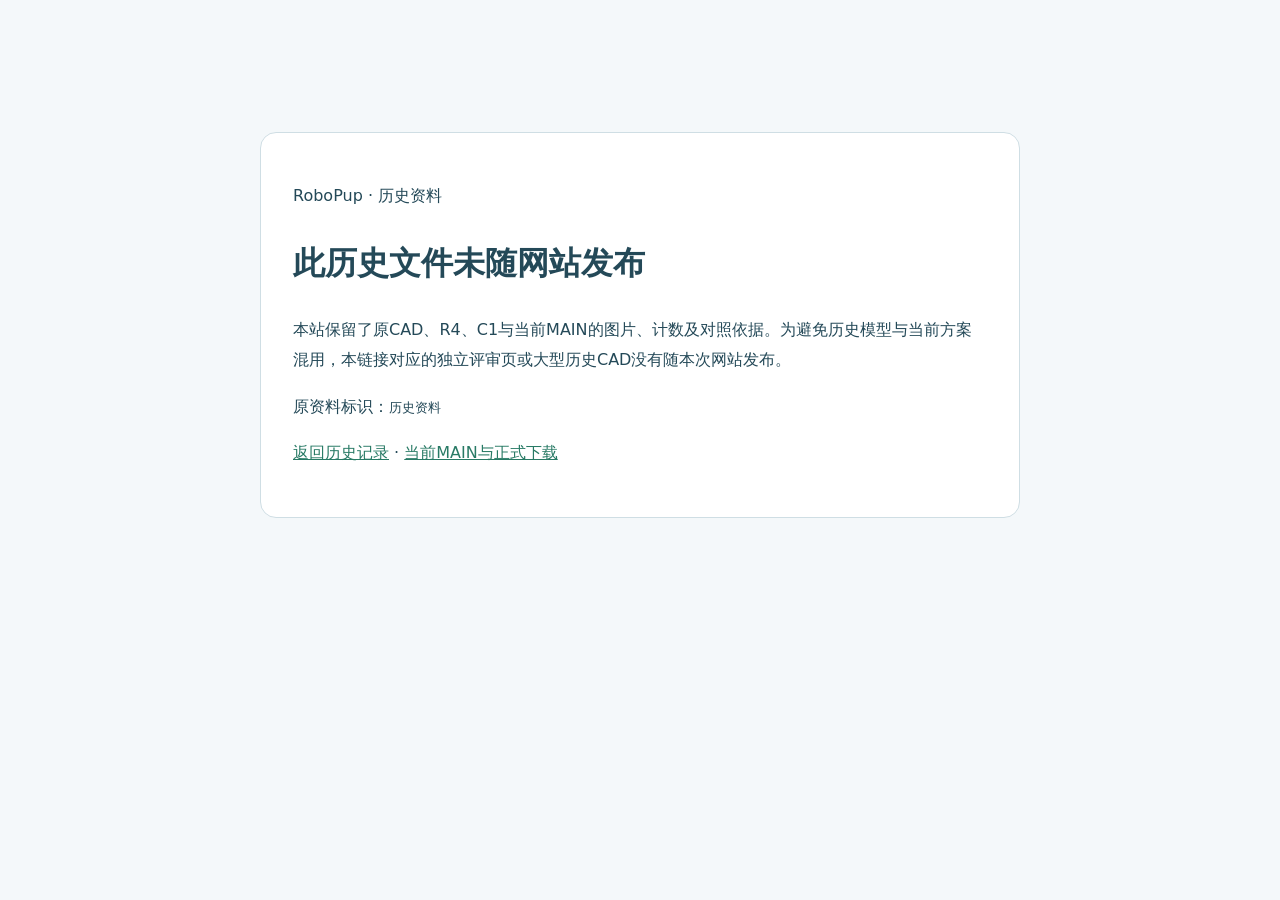
<file: docs/archive-downloads.html>
<!doctype html><html lang="zh-CN"><meta charset="utf-8"><meta name="viewport" content="width=device-width,initial-scale=1"><title>历史资料 · RoboPup</title><style>body{font-family:system-ui,sans-serif;max-width:760px;margin:12vh auto;padding:24px;line-height:1.9;color:#244958;background:#f4f8fa}main{background:white;padding:32px;border:1px solid #cfdee4;border-radius:16px}a{color:#287a65}code{overflow-wrap:anywhere}</style><main><p>RoboPup · 历史资料</p><h1>此历史文件未随网站发布</h1><p>本站保留了原CAD、R4、C1与当前MAIN的图片、计数及对照依据。为避免历史模型与当前方案混用，本链接对应的独立评审页或大型历史CAD没有随本次网站发布。</p><p>原资料标识：<code id="file"></code></p><p><a href="index.html?section=history">返回历史记录</a> · <a href="index.html?section=main">当前MAIN与正式下载</a></p></main><script>document.getElementById('file').textContent=new URLSearchParams(location.search).get('file')||'历史资料';</script></html>
</file>
<file: docs/style.css>
:root{font-family:"Microsoft YaHei","PingFang SC",system-ui,sans-serif;color:#203746;background:#edf2f5;font-synthesis:none;--ink:#183848;--muted:#607582;--orange:#da762c;--amber:#a87924;--green:#358275;--blue:#2f698d}*{box-sizing:border-box}body{margin:0}button,a{-webkit-tap-highlight-color:transparent}button{font:inherit;cursor:pointer}button:focus-visible,a:focus-visible{outline:3px solid #3f91bd;outline-offset:4px}main{max-width:1720px;margin:0 auto;padding:38px 42px 28px}h1,h2,h3,p{margin:0}h1{font-size:clamp(25px,2.3vw,36px);font-weight:650;letter-spacing:-.7px;line-height:1.4}h2{font-size:24px;line-height:1.45;font-weight:650}h3{font-size:18px;line-height:1.5;margin-bottom:15px}.eyebrow{font-size:12px;letter-spacing:1px;color:var(--muted);margin-bottom:9px}.page-header{display:flex;align-items:center;justify-content:space-between;gap:25px}.intro{color:var(--muted);font-size:15px;line-height:1.8;margin-top:9px}.total{padding:15px 20px;background:#fff;border:1px solid #d4e0e7;border-radius:12px;flex-shrink:0}.total>span{font-size:12px;color:var(--muted)}.total>div{display:flex;align-items:center;gap:15px;margin-top:6px}.total b{font-size:29px;font-weight:650}.total i{font-style:normal;color:#8da2ae}.total strong{background:#fbe9dc;color:#a44f1a;padding:5px 10px;font-size:22px;border-radius:7px}.context{display:flex;align-items:center;gap:8px;flex-wrap:wrap;margin:29px 0 14px;font-size:12px;color:var(--muted)}.context b{font-weight:500;margin-right:14px}.dot{height:8px;width:8px;border-radius:50%;display:inline-block}.orange{background:var(--orange)}.amber{background:var(--amber)}.green{background:var(--green)}.context-end{margin-left:auto}.whole-section{border-radius:14px;background:#fff;border:1px solid #d5e0e6;overflow:hidden}.view-tools{display:flex;align-items:center;gap:15px;padding:13px 20px;border-bottom:1px solid #e0e8ed}.view-tools p{font-size:12px;color:var(--muted)}.segmented{display:flex;background:#edf2f5;border:1px solid #dce5eb;border-radius:8px;padding:3px;gap:3px}.segmented button{border:0;border-radius:5px;padding:6px 18px;color:var(--muted);background:transparent;font-size:13px}.segmented button.active{background:#fff;color:var(--ink);box-shadow:0 1px 5px #b7c7d055}.subtle{margin-left:auto;border:0;background:transparent;color:var(--blue);font-size:12px;padding:8px}.whole-grid{display:grid;grid-template-columns:1fr 1fr}.whole-card+.whole-card{border-left:1px solid #dfe7eb}.card-heading{display:flex;align-items:center;justify-content:space-between;padding:22px 25px 12px;gap:10px}.version{color:var(--muted);font-size:11px}.card-heading h2{font-size:19px;margin-top:4px}.count{font-size:13px;padding:5px 10px;border-radius:5px;background:#edf4f8;color:var(--blue);white-space:nowrap}.after .count{background:#fff0e5;color:#a55c25}.image-stage{position:relative;aspect-ratio:4/3;background:#f7fafc}.image-stage>img{position:absolute;inset:0;width:100%;height:100%;object-fit:contain}.leaders{position:absolute;inset:0;width:100%;height:100%;pointer-events:none}.leaders line{stroke:#dd8a4c;stroke-width:2.5;opacity:.55}.leaders circle{fill:#e89759;opacity:.8}.leaders .selected{stroke:#b85a1b;stroke-width:4;opacity:.95}.hotspots{position:absolute;inset:0;pointer-events:none}.hotspot{position:absolute;transform:translate(-50%,-50%);width:32px;height:32px;border-radius:50%;border:2px solid var(--orange);background:#fffcf7;color:#a6501c;font-size:14px;font-weight:700;display:flex;align-items:center;justify-content:center;box-shadow:0 2px 9px #5f4f3e23;pointer-events:auto;transition:background .18s,box-shadow .18s,transform .18s}.hotspot.model{border-color:var(--amber);color:#88621c;background:#fffdf1}.hotspot.reduction{border-color:var(--green);color:var(--green);background:#f3fcf8}.hotspot.selected{background:var(--orange);color:#fff;transform:translate(-50%,-50%) scale(1.16);box-shadow:0 0 0 5px #e4975b26}.hotspot.model.selected{background:var(--amber)}.hotspot.reduction.selected{background:var(--green)}.hotspot .tip{display:none;position:absolute;bottom:calc(100% + 10px);left:50%;transform:translateX(-50%);white-space:nowrap;border-radius:5px;padding:6px 9px;font-size:11px;font-weight:500;background:#183848;color:white;box-shadow:0 3px 12px #18384822;z-index:10}.hotspot:hover,.hotspot:focus-visible{z-index:8}.hotspot:hover .tip,.hotspot:focus-visible .tip{display:block}.image-expand{position:absolute;right:14px;bottom:15px;border:1px solid #cbdbe4;background:#ffffffdf;color:#58717e;border-radius:6px;padding:6px 9px;font-size:11px}.image-legend{position:absolute;left:18px;bottom:19px;font-size:10px;color:#728791;pointer-events:none}.region-list{display:grid;grid-template-columns:repeat(8,minmax(0,1fr));gap:8px;margin:13px 0 27px}.region-button{text-align:left;border:1px solid #d4e0e6;background:#fff;border-radius:9px;padding:12px 11px;min-height:90px;display:grid;grid-template-columns:23px 1fr;gap:5px 4px;align-content:center;color:var(--ink)}.region-button .num{width:21px;height:21px;border-radius:50%;border:1px solid #d79b6f;color:#a95821;text-align:center;font-size:11px;line-height:19px}.region-button .name{font-size:12px;line-height:1.6}.region-button .change{grid-column:2;font-size:17px;font-weight:700;color:#a85a26}.region-button.model .change{color:#977027}.region-button.reduction .change{color:var(--green)}.region-button.selected{border-color:#d67a37;background:#fff5ec;box-shadow:0 0 0 1px #d67a37}.region-button.model.selected{background:#fff9e9;border-color:#ae8a42;box-shadow:0 0 0 1px #ae8a42}.region-button.reduction.selected{background:#edf9f4;border-color:var(--green);box-shadow:0 0 0 1px var(--green)}.detail{background:#fff;border:1px solid #d5e0e6;border-radius:14px;padding:27px 30px;scroll-margin-top:18px}.detail-heading{display:flex;align-items:center;justify-content:space-between;gap:20px}.detail-heading h2{font-size:25px}.detail-nav{display:flex;align-items:center;gap:12px}.detail-nav button{border:1px solid #d5e0e7;border-radius:6px;padding:7px 10px;color:#52707f;background:#fff;font-size:12px;white-space:nowrap}.detail-nav>span{font-size:12px;color:#7c929f;white-space:nowrap}.detail-summary{display:flex;align-items:center;gap:30px;justify-content:space-between;margin:20px 0}.detail-summary>p{font-size:15px;line-height:1.9;max-width:1050px;color:#405c6c}.delta-box{padding:10px 19px;border-left:3px solid #df914d;background:#fff8f0;min-width:170px;flex-shrink:0}.delta-box span,.delta-box small{display:block;color:#866a53;font-size:11px;line-height:1.7}.delta-box strong{font-size:28px;color:#b16327;line-height:1.5}.local-grid{display:grid;grid-template-columns:1fr 1fr;gap:18px}.local-grid figure{margin:0;border:1px solid #dce5eb;border-radius:9px;overflow:hidden}.local-grid figcaption{padding:12px 15px;display:flex;align-items:center;gap:10px;border-bottom:1px solid #e3ebf0;font-size:13px;line-height:1.6}.mini-tag{font-size:10px;padding:3px 7px;border-radius:4px;white-space:nowrap}.mini-tag.old{background:#edf4f8;color:#47718c}.mini-tag.new{background:#fff0e3;color:#ae642b}.local-grid figcaption b{font-weight:550}.local-image-button{position:relative;display:block;width:100%;padding:0;border:0;background:#f6f9fb;aspect-ratio:4/3}.local-image-button img{width:100%;height:100%;object-fit:contain;display:block}.local-image-button>span{position:absolute;right:10px;bottom:10px;font-size:10px;color:#66818f;background:#ffffffd9;padding:4px 7px;border-radius:4px}.assembly-flow{padding:15px 17px;background:#f8fafb;border-top:1px solid #e4ebf0;font-size:13px;line-height:1.9;min-height:80px;color:#486270}.assembly-flow strong{color:#a95e29;font-weight:650}.explain-grid{display:grid;grid-template-columns:1.15fr 1fr;gap:32px;margin-top:26px}.parts-list{display:grid;gap:7px}.part-row{display:flex;justify-content:space-between;gap:18px;font-size:13px;line-height:1.7;padding:7px 10px;border-bottom:1px solid #edf1f4}.part-row strong{color:#a45a27;white-space:nowrap}.part-row.total{padding:9px 10px;border:0;background:#f4f7f9;border-radius:4px}.part-row.total strong{font-size:16px;background:none;padding:0}.interpretation{font-size:12px;color:#6d7f88;line-height:1.9;margin-top:12px}.reuse{padding:21px 23px;background:#f2f7f6;border:1px solid #d8e6e0;border-radius:9px;align-self:start}.reuse h3{color:#2b665b}.reuse p{font-size:13px;line-height:1.9;color:#466e65}.reuse .target{font-weight:650;color:#2d6156;margin:12px 0}.reuse a{font-size:12px;color:#317568}.reconciliation{display:grid;grid-template-columns:.85fr 1.4fr;gap:40px;margin:32px 0;padding:27px 30px;background:#e4edf2;border:1px solid #d1dfe6;border-radius:12px}.reconciliation p:not(.eyebrow){font-size:13px;line-height:1.9;color:#607987;margin-top:14px}.table-scroll{overflow:auto}table{border-collapse:collapse;width:100%;font-size:12px;line-height:1.6;text-align:left}th,td{padding:8px 11px;border-bottom:1px solid #cddce4;vertical-align:top}thead th{font-weight:500;color:#577385}tbody td:nth-child(2),tfoot th:nth-child(2){font-weight:700;color:#9b5829;white-space:nowrap}tfoot th,tfoot td{border-bottom:0;padding-top:12px}footer{color:#758a96;font-size:11px;line-height:1.9;padding:0 7px}footer p+p{margin-top:6px}.footer-links{display:flex;gap:25px;flex-wrap:wrap;margin-top:13px}a{color:#366f89;text-underline-offset:3px}dialog{border:0;border-radius:12px;width:min(1540px,96vw);max-width:96vw;height:94vh;padding:0;background:#f3f7f9;box-shadow:0 20px 80px #071b3855}dialog::backdrop{background:#102936a8}.zoom-toolbar{display:flex;align-items:center;justify-content:space-between;padding:12px 18px;background:#fff;border-bottom:1px solid #d5e1e8}.zoom-toolbar p{font-size:14px}.zoom-toolbar button{border:1px solid #ccdce5;background:#fff;color:#426477;border-radius:6px;font-size:12px;padding:7px 12px}.zoom-scroll{height:calc(100% - 58px);overflow:auto;display:flex;justify-content:center;align-items:center}.zoom-scroll img{max-width:100%;max-height:100%;object-fit:contain}.image-stage img:not([src]),.local-image-button img:not([src]){visibility:hidden}@media(min-width:1800px){.hotspot{width:36px;height:36px;font-size:15px}}@media(max-width:1150px){main{padding:26px 24px}.region-list{grid-template-columns:repeat(4,1fr)}.region-button{min-height:70px}.detail{padding:23px}.context-end{width:100%;margin:3px 0 0}.card-heading{padding:18px 18px 10px}.card-heading h2{font-size:17px}.image-legend{font-size:9px}.detail-summary>p{font-size:14px}.explain-grid{gap:22px}.reconciliation{grid-template-columns:.7fr 1.3fr;gap:25px}}@media(max-width:760px){main{padding:22px 13px}.page-header{align-items:flex-start;flex-direction:column;gap:16px}.total{width:100%;display:flex;justify-content:space-between;align-items:center;padding:11px 14px}.total>div{margin-top:0}.total b{font-size:23px}.total strong{font-size:18px}.context{font-size:10px;margin-top:22px;gap:6px}.context b{margin-right:7px}.view-tools{padding:10px 12px;gap:5px;flex-wrap:wrap}.view-tools p{order:3;width:100%;font-size:10px;margin-top:5px}.whole-grid{grid-template-columns:1fr}.whole-card+.whole-card{border-left:0;border-top:1px solid #dfe7eb}.card-heading{padding:14px 15px 7px}.card-heading h2{font-size:17px}.whole-section{border-radius:10px}.region-list{gap:6px;margin-top:10px;margin-bottom:18px}.region-button{padding:8px 6px;grid-template-columns:19px 1fr;gap:3px;min-height:82px}.region-button .name{font-size:10px}.region-button .num{width:17px;height:17px;line-height:15px;font-size:9px}.region-button .change{font-size:15px}.detail{padding:18px 14px;border-radius:10px}.detail-heading{align-items:flex-start;flex-direction:column;gap:12px}.detail-heading h2{font-size:22px}.detail-nav{width:100%;justify-content:space-between}.detail-summary{gap:13px;align-items:flex-start;margin:16px 0}.delta-box{min-width:104px;padding:8px 10px}.delta-box strong{font-size:23px}.delta-box span,.delta-box small{font-size:9px}.detail-summary>p{font-size:12px;line-height:1.9}.local-grid{grid-template-columns:1fr;gap:14px}.local-grid figcaption{font-size:12px}.assembly-flow{font-size:12px;min-height:0;padding:12px 14px}.explain-grid{grid-template-columns:1fr;gap:20px;margin-top:20px}.reuse{padding:16px 18px}.reconciliation{grid-template-columns:1fr;padding:20px 16px;gap:18px;margin:21px 0}.reconciliation h2{font-size:21px}.reconciliation p:not(.eyebrow){font-size:12px}.reconciliation table{font-size:11px}th,td{padding:8px 6px}.hotspot{width:30px;height:30px;font-size:13px}.image-legend{font-size:9px;bottom:17px;left:12px}.footer-links{gap:10px 19px}.context-end{font-size:10px}dialog{height:92vh}.zoom-toolbar p{font-size:12px}}
.scope-count{font-size:12px;color:#6b7f8b;line-height:1.8;background:#f2f6f9;border-left:3px solid #b6cbd8;padding:9px 13px;margin:-3px 0 17px}
.architecture-candidate{padding:23px;margin:24px 0;background:#edf6f2;border:1px solid #b5d3c6;border-radius:10px}.architecture-heading{display:flex;justify-content:space-between;gap:18px;align-items:flex-start}.architecture-heading h3{font-size:23px;line-height:1.5;margin:0;color:#286253}.architecture-heading>span{padding:5px 8px;background:#fff7e9;color:#987139;font-size:10px;border:1px solid #ddc8a3;border-radius:5px;white-space:nowrap}.architecture-correction{font-size:12px;color:#536f66;line-height:1.9;padding:13px 15px;background:#fff;border-left:3px solid #7aa793;border-radius:4px;margin:16px 0}.architecture-counts{display:flex;justify-content:center;gap:35px;align-items:center;margin:15px 0}.architecture-counts>div{display:grid;grid-template-columns:1fr auto;gap:3px 25px;padding:12px 19px;background:white;border:1px solid #cfe1d8;border-radius:7px;min-width:240px}.architecture-counts small{grid-column:1;font-size:12px;color:#617e72}.architecture-counts span{grid-column:1;font-size:10px;color:#7f948a;line-height:1.8}.architecture-counts strong{grid-column:2;grid-row:1/3;font-size:33px;align-self:center;color:#31765f}.architecture-counts>b{font-size:23px;color:#8ba99b}.architecture-tabs{display:grid;grid-template-columns:repeat(3,1fr);gap:9px;margin:18px 0}.architecture-tabs button{background:#fff;border:1px solid #bcd5c9;color:#477665;border-radius:6px;padding:11px;font-size:12px;line-height:1.6;cursor:pointer}.architecture-tabs button.active{background:#4b8069;color:#fff;border-color:#4b8069;box-shadow:0 0 0 2px #69a08725}.architecture-selected h4{font-size:17px;color:#386a57;line-height:1.8;margin:0}.architecture-selected p{font-size:12px;line-height:1.9;color:#637f71;margin:5px 0 12px}.architecture-details{display:grid;grid-template-columns:1fr 1fr;gap:24px;margin:20px 0 0}.architecture-details h4{font-size:16px;line-height:1.8;margin:0 0 10px;color:#366a54}.architecture-details p{font-size:11px;line-height:1.9;color:#6c8577;margin-top:10px}.architecture-details table{background:#ffffffb5;border-radius:6px}.architecture-details td:last-child{white-space:nowrap}.architecture-source{padding-top:14px;margin-top:20px;border-top:1px solid #c7ded1;font-size:12px;color:#5a7d69;line-height:1.9}.architecture-source summary{cursor:pointer;font-weight:600}.architecture-source table{margin-top:10px;background:#ffffffa9}.architecture-source p{font-size:11px;margin:10px 0}.architecture-source a{font-size:11px}@media(max-width:760px){.architecture-candidate{padding:15px 10px}.architecture-heading{flex-direction:column;gap:8px}.architecture-heading h3{font-size:19px}.architecture-heading>span{font-size:9px}.architecture-correction{font-size:10px;padding:10px}.architecture-counts{gap:10px}.architecture-counts>div{min-width:0;width:45%;padding:10px;gap:3px}.architecture-counts small{font-size:10px}.architecture-counts span{font-size:9px;grid-column:1/3;grid-row:3}.architecture-counts strong{font-size:24px}.architecture-counts>b{font-size:16px}.architecture-tabs{gap:5px}.architecture-tabs button{font-size:10px;padding:8px 5px}.architecture-selected h4{font-size:15px}.architecture-selected p{font-size:10px}.architecture-details{grid-template-columns:1fr;gap:18px}.architecture-details h4{font-size:15px}.architecture-source table{min-width:440px}.architecture-details p,.architecture-source p{font-size:10px}}
.leg-optimization{margin-top:20px;padding:22px;background:#fff;border:1px solid #d2e0e7;border-radius:9px}.leg-optimization h3{font-size:22px;line-height:1.5;margin:0 0 12px;color:#244e65}.optimization-answer{font-size:13px;line-height:1.9;color:#5b7380}.optimization-answer b{color:#a9602d;margin:0 3px}.optimization-pool{display:grid;grid-template-columns:1fr 1fr 1fr;gap:12px;margin:17px 0}.optimization-pool>div{display:grid;gap:4px;background:#f3f7f9;border:1px solid #dce7ec;border-radius:7px;padding:15px 18px}.optimization-pool strong{font-size:30px;line-height:1.2;color:#3b697c}.optimization-pool span{font-size:12px;color:#3c606f;font-weight:600}.optimization-pool small{font-size:10px;line-height:1.7;color:#778b95}.optimization-pool .research{background:#fff6e9;border-color:#e5c9a0}.optimization-pool .research strong{color:#b16d31}.optimization-populations{display:grid;grid-template-columns:repeat(3,1fr);gap:8px}.optimization-populations button{display:grid;grid-template-columns:1fr auto;gap:5px 10px;padding:12px;border:1px solid #d3e1e8;border-radius:6px;background:#fbfdfe;color:#3e6578;text-align:left;cursor:pointer}.optimization-populations button span{font-size:12px;font-weight:600;line-height:1.6}.optimization-populations button strong{grid-row:span 2;font-size:24px;align-self:center}.optimization-populations button small{font-size:10px;color:#7a909a}.optimization-populations button.research{border-color:#dba775;background:#fff9f2;color:#a06230}.optimization-focus-note{font-size:11px;color:#708994;line-height:1.8;margin-top:10px}.optimization-ledger{margin-top:15px;padding-top:14px;border-top:1px solid #dde7ec;font-size:12px;color:#587484;line-height:1.9}.optimization-ledger summary{cursor:pointer;color:#31657e;font-weight:600}.optimization-ledger table{margin-top:10px}.optimization-ledger p{font-size:11px;margin:12px 0}.optimization-ledger a{font-size:11px}.optimization-ledger .conditional-row{background:#fff5e4}.leg-comparison-controls{margin:16px 0 12px;padding:13px;background:#edf4f8;border:1px solid #d4e1e8;border-radius:7px}.leg-comparison-controls p{font-size:11px;line-height:1.8;color:#658290;margin-top:9px}.leg-comparison-controls button{white-space:normal}.leg-component-decision{margin:14px 0 23px;padding:17px 19px;background:#fff;border:1px solid #d3e1e8;border-left:4px solid #629483;border-radius:6px;color:#4d6e7b}.leg-component-decision>div:first-child{display:flex;justify-content:space-between;align-items:flex-start;gap:15px}.leg-component-decision h4{font-size:16px;line-height:1.7;color:#345e70;margin:0}.leg-component-decision>div>strong{font-size:11px;line-height:1.8;color:#397965;white-space:nowrap;padding:3px 7px;background:#edf7f2;border-radius:4px}.leg-component-decision p{font-size:12px;line-height:1.9;margin-top:9px}.leg-component-decision .decision-affected{font-size:11px;color:#798d96}.leg-candidate-counts{display:grid;grid-template-columns:repeat(3,1fr);gap:10px;margin-top:15px}.leg-candidate-counts>div{background:#f5f8fa;border:1px solid #dbe6eb;border-radius:6px;padding:12px;display:grid;gap:4px}.leg-candidate-counts small{font-size:11px;color:#6d8794}.leg-candidate-counts strong{font-size:24px;color:#a86b36}.leg-candidate-counts span{font-size:10px;color:#7c9099;line-height:1.8}.leg-candidate-downloads{display:flex;gap:14px;flex-wrap:wrap;margin-top:13px;font-size:11px}.leg-candidate-unavailable{height:100%;min-height:230px;padding:50px 25px;display:flex;align-items:center;justify-content:center;font-size:13px;line-height:1.9;color:#8c724f;background:#fffaf2;text-align:center}
@media(max-width:760px){.leg-optimization{padding:15px 11px}.leg-optimization h3{font-size:18px}.optimization-answer{font-size:11px}.optimization-pool{grid-template-columns:1fr;gap:6px;margin:13px 0}.optimization-pool>div{grid-template-columns:1fr auto;padding:11px 12px;gap:2px 10px}.optimization-pool strong{grid-column:2;grid-row:1/3;font-size:26px}.optimization-pool span{grid-row:1}.optimization-pool small{grid-row:2;font-size:9px}.optimization-populations{grid-template-columns:1fr 1fr;gap:6px}.optimization-populations button{padding:10px 8px;gap:3px 6px}.optimization-populations button span{font-size:10px}.optimization-populations button small{font-size:9px}.optimization-populations button strong{font-size:21px}.optimization-focus-note,.optimization-ledger p{font-size:10px}.optimization-ledger table{min-width:550px}.leg-comparison-controls{padding:10px}.leg-comparison-controls .segmented{display:flex;width:100%}.leg-comparison-controls button{flex:1;font-size:10px;padding:7px}.leg-component-decision{padding:13px 11px}.leg-component-decision>div:first-child{flex-direction:column;gap:6px}.leg-component-decision h4{font-size:14px}.leg-component-decision p{font-size:11px}.leg-component-decision .decision-affected{font-size:10px}.leg-component-decision>div>strong{white-space:normal;font-size:10px}.leg-candidate-counts{grid-template-columns:1fr}.leg-candidate-counts>div{grid-template-columns:1fr auto;padding:10px}.leg-candidate-counts strong{grid-column:2;grid-row:1/3}.leg-candidate-counts span{font-size:9px}.leg-candidate-downloads{gap:12px;font-size:10px}}
.leg-breakdown{margin:20px 0 30px;padding:24px;border:1px solid #d8e4eb;background:#f7fafc;border-radius:12px}.leg-breakdown-heading{display:flex;align-items:flex-start;justify-content:space-between;gap:20px}.leg-breakdown-heading h3{font-size:23px;margin:0}.leg-audit-tag{font-size:11px;line-height:1.7;white-space:nowrap;color:#547a8f;background:#e7f0f5;border-radius:5px;padding:5px 9px}.leg-equation{display:flex;align-items:center;justify-content:space-between;gap:16px;background:white;border:1px solid #e0e8ed;border-radius:9px;padding:21px 28px;margin:20px 0 13px}.leg-equation>div{display:grid;gap:6px}.leg-equation strong{font-size:31px;font-weight:650;color:#2f607b;letter-spacing:-.5px}.leg-equation span{font-size:12px;line-height:1.7;color:#71848f}.leg-equation>b{font-size:23px;font-weight:500;color:#9aabb5}.leg-equation .result strong{color:#af612d}.leg-summary-note,.leg-group-note{font-size:13px;line-height:1.9;color:#57717f}.leg-overview-grid,.leg-local-grid{display:grid;grid-template-columns:1fr 1fr;gap:18px;margin-top:18px}.leg-overview-grid figure,.leg-local-grid figure{margin:0;border:1px solid #d7e3eb;background:white;border-radius:8px;overflow:hidden}.leg-overview-grid figcaption,.leg-local-grid figcaption{padding:11px 14px;display:flex;gap:10px;align-items:center;font-size:12px;border-bottom:1px solid #e1e9ee;line-height:1.6}.leg-overview-grid figcaption b,.leg-local-grid figcaption b{font-weight:550}.leg-image-button{display:block;position:relative;width:100%;padding:0;border:0;background:#f6f9fb;aspect-ratio:4/3}.leg-overview-grid .leg-image-button{aspect-ratio:1.55}.leg-image-button img{width:100%;height:100%;object-fit:contain;display:block}.leg-image-button>span{position:absolute;bottom:10px;right:10px;background:#ffffffdd;color:#66818f;font-size:10px;padding:4px 7px;border-radius:4px}.leg-groups-heading{margin:24px 0 13px;display:flex;align-items:center;justify-content:space-between;gap:20px}.leg-groups-heading h3{margin:0;font-size:19px}.leg-groups-heading p{font-size:11px;color:#71848f}.leg-group-buttons{display:grid;grid-template-columns:repeat(5,1fr);gap:9px}.leg-group-button{display:grid;grid-template-columns:24px 1fr;align-items:center;gap:3px 7px;background:white;border:1px solid #d3e0e8;border-radius:8px;text-align:left;padding:11px 12px;color:#36576b}.leg-group-button .num{grid-row:span 2;width:22px;height:22px;border-radius:50%;border:1px solid #b1cad8;display:flex;justify-content:center;align-items:center;font-size:11px;font-weight:650}.leg-group-button .group-name{font-size:12px;font-weight:600;line-height:1.5}.leg-group-button .group-count{font-size:11px;color:#6a8290;line-height:1.6}.leg-group-button.active{border-color:#d18145;box-shadow:inset 0 0 0 1px #d18145;background:#fff8f1}.leg-group-button.active .num{color:white;background:#cf7b3c;border-color:#cf7b3c}.leg-selected-heading{display:flex;align-items:center;justify-content:space-between;gap:20px;margin:20px 0 7px}.leg-selected-heading h3{font-size:20px;margin:0}.leg-selected-heading>div{font-size:13px;color:#9e5a29;white-space:nowrap}.leg-selected-heading strong{font-size:22px}.leg-group-note{min-height:2em}.leg-local-grid{margin-top:12px}.leg-count-ledger{display:grid;grid-template-columns:1fr 1fr;gap:28px;margin-top:25px;padding-top:23px;border-top:1px solid #d9e5ec}.leg-count-ledger h3{font-size:18px;margin-bottom:11px}.leg-count-ledger table{background:#fff}.leg-count-ledger tbody td:nth-child(2){color:#43677d;font-weight:500}.leg-count-ledger tbody td:last-child{color:#a76333;font-weight:650;white-space:nowrap}.leg-count-ledger tfoot th{background:#eaf2f6;color:#315a71;padding-bottom:10px}.leg-count-ledger p{font-size:12px;line-height:1.9;color:#617986}.leg-credit-row{display:flex;justify-content:space-between;gap:16px;background:#fff;padding:9px 11px;margin-top:7px;border:1px solid #e1e9ed;border-radius:5px;font-size:12px;line-height:1.7}.leg-credit-row strong{white-space:nowrap;color:#567b78}.leg-count-ledger .leg-credit-note{margin-top:12px}.leg-source-details{border-top:1px solid #d9e5ec;margin-top:20px;padding-top:16px;font-size:12px;color:#5b798a;line-height:1.9}.leg-source-details summary{cursor:pointer;color:#356c8a}.leg-source-details>div{margin:13px 0}.leg-source-details ul{padding-left:20px}.leg-source-details li+li{margin-top:6px}.leg-breakdown-unavailable{padding:20px;background:#fff6e9;border:1px solid #e3c7a1;border-radius:8px;color:#7c5d34;font-size:13px;line-height:1.8}
.leg-overview-stage{position:relative;aspect-ratio:4/3}.leg-overview-stage .leg-image-button{aspect-ratio:4/3}.leg-overview-leaders,.leg-overview-hotspots{position:absolute;inset:0;width:100%;height:100%;pointer-events:none}.leg-overview-leaders line{stroke:#ce9368;stroke-width:2.5;opacity:.35}.leg-overview-leaders line.selected{stroke:#ba682d;stroke-width:4;opacity:.9}.leg-overview-leaders circle{fill:#cd8852;opacity:.8}.leg-position-button{position:absolute;transform:translate(-50%,-50%);width:29px;height:29px;border-radius:50%;border:2px solid #cc8044;background:#fffaf5;color:#a55f2d;font-size:12px;font-weight:650;pointer-events:auto}.leg-position-button.active{background:#ca7b3d;color:white;box-shadow:0 0 0 4px #dca57826}.leg-hardware-tray{margin:22px 0 0;border:1px solid #d5e1e9;border-radius:8px;overflow:hidden;background:#fff}.leg-hardware-tray figcaption{display:flex;flex-direction:column;gap:5px;padding:13px 16px;border-bottom:1px solid #e0e8ed;font-size:14px;line-height:1.7}.leg-hardware-tray figcaption span{font-size:11px;color:#708591}.leg-hardware-tray .leg-image-button{height:580px;aspect-ratio:auto}.leg-count-ledger .leg-per-leg-heading{margin-top:24px}
@media(max-width:1150px){.leg-breakdown{padding:20px}.leg-group-buttons{grid-template-columns:repeat(3,1fr)}.leg-groups-heading{align-items:flex-start;flex-direction:column;gap:5px}.leg-equation{padding:18px 20px;gap:12px}.leg-equation strong{font-size:26px}.leg-equation span{font-size:11px}.leg-hardware-tray .leg-image-button{height:480px}}
@media(max-width:760px){.leg-breakdown{padding:15px 11px;margin:16px 0 23px}.leg-breakdown-heading{flex-direction:column;gap:8px}.leg-breakdown-heading h3{font-size:20px}.leg-audit-tag{font-size:10px}.leg-equation{padding:14px 10px;gap:7px;align-items:flex-start}.leg-equation strong{font-size:21px}.leg-equation span{font-size:9px;line-height:1.7;max-width:90px}.leg-equation>b{font-size:17px;margin-top:3px}.leg-equation>div{gap:5px}.leg-summary-note,.leg-group-note{font-size:11px}.leg-overview-grid,.leg-local-grid{grid-template-columns:1fr;gap:12px}.leg-overview-grid .leg-image-button{aspect-ratio:4/3}.leg-group-buttons{grid-template-columns:repeat(2,1fr);gap:6px}.leg-group-button{padding:9px 7px;grid-template-columns:20px 1fr;gap:3px 5px}.leg-group-button .num{width:18px;height:18px;font-size:10px}.leg-group-button .group-name{font-size:11px}.leg-group-button .group-count{font-size:10px}.leg-selected-heading{align-items:flex-start;flex-direction:column;gap:6px}.leg-selected-heading h3{font-size:18px}.leg-selected-heading>div{font-size:12px}.leg-selected-heading strong{font-size:19px}.leg-count-ledger{grid-template-columns:1fr;gap:20px;margin-top:20px;padding-top:18px}.leg-count-ledger h3{font-size:17px}.leg-overview-grid figcaption,.leg-local-grid figcaption{font-size:11px;padding:10px}.leg-source-details{font-size:11px}}
@media(max-width:760px){.leg-position-button{width:25px;height:25px;font-size:11px}.leg-hardware-tray figcaption{padding:11px;font-size:12px}.leg-hardware-tray figcaption span{font-size:10px}.leg-hardware-tray .leg-image-button{height:auto;aspect-ratio:4/3}}

.leg-candidate-views{display:flex;flex-wrap:wrap;gap:10px 15px;align-items:center;margin:15px 0 9px;padding:13px;border:1px dashed #b0cbbc;border-radius:7px;background:#f4faf6}.leg-candidate-views>span{font-size:11px;color:#5b7e6f}.leg-candidate-views p{flex-basis:100%;font-size:11px;line-height:1.9;color:#6b8577}.leg-candidate-views button{font-size:11px}.leg-candidate-views .segmented{background:#fff}.leg-candidate-views .segmented button.active{background:#50836c;color:white}.leg-candidate-views .segmented button.active::after{display:none}@media(max-width:760px){.leg-candidate-views{padding:10px;gap:7px}.leg-candidate-views>span,.leg-candidate-views p{font-size:10px}.leg-candidate-views .segmented{display:flex;width:100%}.leg-candidate-views button{flex:1;white-space:normal;font-size:10px;padding:7px}}
.architecture-tabs:has([data-architecture-part="m3"]:not([hidden])){grid-template-columns:repeat(4,1fr)}.architecture-variants{display:flex;flex-wrap:wrap;gap:6px;margin:11px 0}.architecture-variants button{font-size:11px;padding:6px 10px;border:1px solid #bdd3c7;border-radius:5px;color:#50735f;background:#fff;cursor:pointer}.architecture-variants button.active{background:#e1f1e7;border-color:#699f80;color:#2a6445}@media(max-width:760px){.architecture-tabs:has([data-architecture-part="m3"]:not([hidden])){grid-template-columns:1fr 1fr}.architecture-variants button{font-size:10px;padding:5px 8px}}
.architecture-tool-figure{max-width:800px;margin:16px auto;background:white;border:1px solid #c4dace;border-radius:7px;overflow:hidden}.architecture-tool-figure figcaption{padding:11px 14px;font-size:12px;color:#5c7c69;border-bottom:1px solid #d9e7df}@media(max-width:760px){.architecture-tool-figure figcaption{font-size:10px;padding:9px 11px}}
.review-navigation{display:flex;flex-wrap:wrap;gap:9px;margin:21px 0 12px}.review-navigation button{font-size:13px;padding:11px 16px;border:1px solid #b3cdbf;border-radius:6px;background:white;color:#496e5a;cursor:pointer}.review-navigation button:first-child{background:#36745d;border-color:#36745d;color:white;font-weight:600}.review-primary{margin-top:12px;border:2px solid #87b69e;padding:26px;background:#f3faf6;scroll-margin-top:16px}.review-primary .architecture-heading h2{font-size:28px;line-height:1.45;color:#255f4c;margin:0}.review-pair-key{display:flex;flex-wrap:wrap;gap:6px 24px;margin-top:15px;padding:13px 16px;background:white;border:1px solid #d0e2d7;border-radius:6px;font-size:13px;line-height:1.9;color:#476b58}.review-pair-key span{flex-basis:100%;font-size:11px;color:#7b9285}.baseline-comparison-heading{margin:34px 0 13px;font-size:21px;line-height:1.5;color:#587282;scroll-margin-top:20px}.pending-review-shortcut{position:fixed;right:22px;bottom:18px;z-index:20;padding:11px 15px;border:1px solid #357159;border-radius:22px;background:#36745df2;color:white;box-shadow:0 4px 18px #234b3933;font-size:12px;cursor:pointer}@media(max-width:760px){.review-navigation{gap:6px}.review-navigation button{font-size:11px;padding:9px 10px}.review-primary{padding:16px 12px}.review-primary .architecture-heading h2{font-size:23px}.review-pair-key{padding:10px;font-size:11px;gap:4px}.review-pair-key b{flex-basis:100%}.review-pair-key span{font-size:10px}.baseline-comparison-heading{font-size:18px}.pending-review-shortcut{font-size:10px;right:10px;bottom:10px;padding:9px 12px}}
.total-three>div{display:flex;align-items:center;gap:12px}.total-three .summary-version{display:grid;gap:3px;text-align:center}.total-three .summary-version small{font-size:10px;line-height:1.7;color:#78909b}.total-three .summary-version b{font-size:28px}.total-three .summary-version:last-child b{color:#337b5d}.three-version-comparison h3{font-size:19px;color:#356752;line-height:1.6;margin:15px 0 10px}.three-version-objective{padding:13px 16px;border-left:3px solid #649a7a;background:white;color:#456b55;font-size:13px;line-height:1.9;border-radius:4px}.three-count-cards{display:grid;grid-template-columns:repeat(3,1fr);gap:12px;margin:16px 0}.three-count-cards article{display:grid;grid-template-columns:1fr auto;gap:5px 20px;padding:15px 18px;background:white;border:1px solid #c9dfd1;border-radius:7px}.three-count-cards span{font-size:12px;color:#496b57;grid-column:1}.three-count-cards strong{font-size:34px;color:#376c51;grid-column:2;grid-row:1/3;align-self:center}.three-count-cards small{font-size:10px;color:#7a9083;line-height:1.8;grid-column:1}.three-count-cards article:first-child{background:#f5f9fc;border-color:#c5d8e3}.three-count-cards article:first-child strong{color:#4c768d}.three-target-gap{font-size:12px;line-height:1.9;padding:11px 14px;border:1px solid #e1cca8;border-radius:6px;background:#fff9ec;color:#90723f;margin-bottom:16px}.three-version-gallery{display:grid;grid-template-columns:repeat(3,1fr);gap:12px}.three-version-gallery figure{margin:0;border:1px solid #cbded3;border-radius:7px;overflow:hidden;background:white}.three-version-gallery figcaption{display:flex;align-items:center;gap:9px;justify-content:space-between;font-size:12px;color:#4b6d5b;padding:11px 12px;border-bottom:1px solid #dce9e1;line-height:1.6}.three-version-gallery .leg-image-button{aspect-ratio:4/3}.three-version-scope{font-size:11px;line-height:1.9;color:#748b7c;margin-top:12px}.three-region-heading{display:flex;gap:20px;align-items:center;justify-content:space-between;margin-top:20px}.three-region-heading p{font-size:11px;color:#799081}.three-region-table{background:#ffffffc9}.three-region-table th,.three-region-table td{text-align:right;white-space:nowrap}.three-region-table th:first-child{text-align:left}.three-region-table td:nth-child(2){color:#567a90}.three-region-table td:nth-child(3){color:#8b7151}.three-region-table td:nth-child(4){color:#3e7d5d;font-weight:650}.three-region-table th button{border:0;padding:0;text-align:left;background:transparent;font:inherit;color:#416b56;cursor:pointer;text-decoration:underline;text-underline-offset:3px}.three-region-table tr.remaining-gap{background:#fff5e3}.three-region-table tfoot{background:#dfede4}.three-count-caution{font-size:11px;line-height:1.9;color:#7e7659;margin:12px 0}.three-evidence-links{display:flex;gap:18px;font-size:10px;flex-wrap:wrap;margin-bottom:18px}.three-version-unavailable{padding:18px;border:1px solid #d3b586;background:#fff7e9;color:#8a6b43;font-size:12px;line-height:1.9}.current-c1-changes{padding-top:20px;border-top:1px solid #c9dfd1;font-size:18px;color:#416e55;margin-top:20px}.three-region-table button:hover{color:#aa692f}@media(max-width:1050px){.three-count-cards article{padding:12px;gap:4px 8px}.three-count-cards strong{font-size:29px}.three-count-cards span{font-size:11px}.three-version-gallery figcaption{font-size:10px;gap:5px;padding:8px}.three-region-heading{align-items:flex-start;flex-direction:column;gap:0}}@media(max-width:760px){.total-three{flex-direction:column;align-items:stretch!important;gap:8px}.total-three>span{max-width:none!important}.total-three>div{justify-content:space-between;gap:9px}.total-three .summary-version b{font-size:25px}.total-three .summary-version small{font-size:9px}.three-version-comparison h3{font-size:17px}.three-version-objective{font-size:11px;padding:10px 11px}.three-count-cards{grid-template-columns:1fr;gap:7px;margin:12px 0}.three-count-cards article{padding:10px 12px}.three-count-cards strong{font-size:28px}.three-count-cards small{font-size:10px}.three-target-gap{font-size:11px;padding:10px}.three-version-gallery{grid-template-columns:1fr;gap:10px}.three-version-gallery figcaption{font-size:12px;padding:10px 12px}.three-version-scope,.three-count-caution{font-size:10px}.three-region-table{min-width:570px}.three-region-heading p{font-size:10px}.current-c1-changes{font-size:16px}.three-evidence-links{font-size:10px;gap:10px}}
.original-m2-connection{margin:18px 0;padding:22px;background:#fff;border:1px solid #d5dfe5;border-left:4px solid #bd813f;border-radius:8px}.original-m2-connection h3{font-size:21px;line-height:1.6;color:#6c572f;margin:0 0 12px}.original-m2-connection>p:not(.eyebrow){font-size:12px;line-height:1.9;color:#657c88}.original-m2-routes{display:grid;grid-template-columns:1fr 1fr;gap:13px;margin:15px 0}.original-m2-routes>div{display:grid;gap:7px;padding:15px;background:#f7fafb;border:1px solid #d9e4e9;border-radius:6px}.original-m2-routes b{font-size:13px;color:#517181}.original-m2-routes span{font-size:11px;line-height:1.9;color:#748995}.original-m2-diagram{max-width:900px;margin:16px auto;aspect-ratio:10/9!important;border:1px solid #e1e8ed;border-radius:6px;overflow:hidden}.original-m2-count-note{padding:12px;background:#fff7e9;border:1px solid #ecd9ba;border-radius:5px;margin:14px 0;color:#89734b!important}.original-m2-connection details{font-size:12px;line-height:1.9;color:#6c8491;margin:12px 0}.original-m2-connection summary{cursor:pointer;color:#476d83;font-weight:600}.original-m2-connection details p{font-size:11px;margin-top:8px}.original-m2-drawings{display:grid;grid-template-columns:1fr 1fr;gap:13px;margin-top:12px}.original-m2-drawings button{padding:10px;background:#f8fafb;border:1px solid #d3dfe6;border-radius:6px;cursor:pointer}.original-m2-drawings img{height:280px;width:100%;object-fit:contain;display:block}.original-m2-drawings span{display:block;font-size:11px;line-height:1.7;color:#6e8793;margin-top:8px}.original-m2-connection>a{font-size:11px}@media(max-width:760px){.original-m2-connection{padding:15px 11px}.original-m2-connection h3{font-size:18px}.original-m2-connection>p:not(.eyebrow){font-size:11px}.original-m2-routes{grid-template-columns:1fr;gap:8px}.original-m2-routes>div{padding:11px}.original-m2-routes b{font-size:12px}.original-m2-routes span{font-size:10px}.original-m2-drawings{grid-template-columns:1fr}.original-m2-drawings img{height:220px}.original-m2-connection details{font-size:11px}}
/* Current/historical revision controls and explicit unresolved states. */
.leg-simplification{margin-top:19px;padding:21px;border:1px solid #cadfd8;border-radius:9px;background:#f0f7f4}.leg-simplification-heading{display:flex;align-items:flex-start;justify-content:space-between;gap:18px}.leg-simplification-heading h3{font-size:20px;margin:0;color:#2e6559}.leg-plan-tag{font-size:10px;color:#84613a;background:#fff5e6;border:1px solid #e5d1b0;border-radius:5px;padding:5px 8px;white-space:nowrap}.leg-plan-stages{display:grid;grid-template-columns:repeat(3,1fr);gap:12px;margin:17px 0 11px}.leg-plan-stages>div{display:flex;flex-direction:column;gap:5px;padding:15px 17px;border:1px solid #d4e2df;background:#fff;border-radius:7px}.leg-plan-stages small{color:#6a817d;font-size:11px}.leg-plan-stages strong{color:#365e6d;font-size:29px;line-height:1.35}.leg-plan-stages span{font-size:11px;line-height:1.7;color:#718682}.leg-plan-stages .target-stage{border-color:#a9ccbc;background:#fafffc}.leg-plan-stages .target-stage strong{color:#2c7562}.leg-plan-stages .conditional-stage{background:#fffcf6;border-style:dashed;border-color:#dbc394}.leg-plan-stages .conditional-stage strong{color:#95743a;font-size:25px}.leg-plan-scope{font-size:11px;line-height:1.8;color:#6c807c}.leg-plan-first{margin-top:15px;font-size:12px;line-height:1.9;color:#466e62}.leg-plan-actions{display:flex;gap:8px;flex-wrap:wrap;margin-top:9px}.leg-plan-actions button,.leg-plan-m3{border:1px solid #bdd5c9;background:#fff;color:#3e7161;border-radius:5px;padding:6px 10px;font-size:11px}.leg-plan-details{border-top:1px solid #d4e2dc;padding-top:13px;margin-top:17px;font-size:12px;line-height:1.8;color:#527468}.leg-plan-details summary{cursor:pointer;font-weight:600;color:#386c5a}.leg-plan-details table{margin-top:13px;background:#fff}.leg-plan-details th{font-weight:550}.leg-plan-details td:nth-child(2){color:#566e68;font-weight:500}.leg-plan-details .conditional-row{background:#fff8e9}.leg-plan-condition{font-size:11px;line-height:1.9;margin:13px 0 10px}.leg-plan-evidence{display:inline-block;margin-top:12px;font-size:11px;color:#397563}.leg-plan-m3{cursor:pointer}@media(max-width:760px){.leg-simplification{padding:15px 11px}.leg-simplification-heading{flex-direction:column;gap:8px}.leg-simplification-heading h3{font-size:18px}.leg-plan-stages{grid-template-columns:1fr;gap:7px;margin-top:13px}.leg-plan-stages>div{padding:11px 13px;display:grid;grid-template-columns:1fr auto;align-items:center}.leg-plan-stages small{font-size:11px}.leg-plan-stages strong{grid-column:2;grid-row:1/3;font-size:25px}.leg-plan-stages span{font-size:10px;max-width:210px}.leg-plan-stages .conditional-stage strong{font-size:21px}.leg-plan-details table{min-width:540px}.leg-plan-scope,.leg-plan-condition{font-size:10px}.leg-plan-first{font-size:11px}.leg-plan-actions button{font-size:10px}}
[hidden]{display:none!important}.revision-bar{display:flex;align-items:center;gap:16px;flex-wrap:wrap;margin-top:22px}.revision-switch button{white-space:nowrap}.freshness-badge{font-size:12px;color:#2d6e62;border:1px solid #b8d9cc;background:#edf8f2;border-radius:6px;padding:8px 11px}.freshness-badge.historical{color:#795c32;background:#fff7e9;border-color:#e1cdab}.current-links{display:flex;gap:16px;font-size:12px;margin-left:auto}.revision-note{font-size:12px;line-height:1.9;margin:12px 0;color:#5d7482}.sync-warning{padding:20px;border:2px solid #c57741;background:#fff2e5;color:#8b411f;margin-bottom:20px;line-height:1.8}.freshness-badge.invalid{color:#9e4a28;background:#fff0e6;border-color:#c78661}.hotspot.resolved{border-color:var(--green);color:var(--green);background:#f3fcf8}.hotspot.resolved.selected{background:var(--green);color:white}.hotspot.pending{border-color:#8595a3;color:#607582;background:#f6f8fa}.hotspot.pending.selected{background:#647e8d;color:white}.region-button.resolved .change,.reconciliation tr.resolved td:nth-child(2){color:var(--green)}.region-button.resolved.selected{background:#edf9f4;border-color:var(--green);box-shadow:0 0 0 1px var(--green)}.region-button.pending .change,.reconciliation tr.pending td:nth-child(2){color:#6d8492}.region-button.pending.selected{background:#eef3f7;border-color:#7690a0;box-shadow:0 0 0 1px #7690a0}.delta-box.resolved{border-color:var(--green);background:#edf8f2}.delta-box.resolved strong{color:var(--green)}.delta-box.pending{border-color:#849aa8;background:#f1f5f8}.delta-box.pending strong{color:#607582}@media(max-width:760px){.revision-bar{gap:10px;margin-top:16px}.revision-switch{width:100%}.revision-switch button{flex:1;padding:8px 10px}.current-links{width:100%;margin-left:0;gap:22px}.freshness-badge{font-size:11px}.revision-note{font-size:11px}.total>span{max-width:45%}.context{margin-top:18px}}

/* D1 local recessed cup: real CAD comparison, independent of active model. */
.d1-grid{display:grid;grid-template-columns:1fr 1fr;gap:14px;margin:15px 0}.d1-grid figure{margin:0;border:1px solid #d4e0e7;border-radius:8px;overflow:hidden;min-width:0}.d1-grid figcaption{font-size:12px;line-height:1.8;padding:12px;background:#f4f8fa;color:#365868}.d1-zoom{display:block;width:100%;padding:0;border:0;background:#f5f8fa;cursor:zoom-in}.d1-zoom img{width:100%;height:auto;display:block}.d1-zoom span{display:block;text-align:right;padding:7px 12px;color:#587c90;font-size:11px}.d1-table-wrap{overflow-x:auto}.d1-table{width:100%;border-collapse:collapse;min-width:460px;font-size:12px;color:#476777}.d1-table th,.d1-table td{padding:10px;border:1px solid #d6e1e7;text-align:left}.d1-table th{background:#edf5f8}.d1-links a{display:inline-block;line-height:2.2;color:#176f84}#recessedCupConcept{scroll-margin-top:25px}#recessedCupConcept h4{font-size:16px;line-height:1.7;color:#365868;margin:22px 0 10px}@media(max-width:760px){.d1-grid{grid-template-columns:1fr}.d1-table{font-size:11px}}

/* Adopted D1 design MAIN; complete-robot exports and source comparison remain below. */
.design-main{margin:26px 0 25px;padding:25px 27px;border:1px solid #a5c8bb;border-top:5px solid #347e67;border-radius:14px;background:#fff;scroll-margin-top:20px;box-shadow:0 8px 30px #244b3f09}
.design-main-heading{display:flex;gap:20px;align-items:center;justify-content:space-between}.design-main-heading h2{font-size:29px;color:#214f41}.design-main-heading .eyebrow{color:#48806b}.design-main-badge{display:inline-block;flex-shrink:0;padding:9px 15px;border-radius:7px;background:#e2f2e9;color:#23694f;font-size:13px;font-weight:650;border:1px solid #b7d8c6}.design-main-scope{margin:12px 0 20px;font-size:14px;line-height:1.9;color:#557367}
.design-main-grid{display:grid;grid-template-columns:minmax(0,1.65fr) minmax(280px,.75fr);gap:22px;align-items:start}.design-main-figure{margin:0;border:1px solid #d1e1db;border-radius:9px;overflow:hidden;min-width:0;background:#f6f9fa}.design-main-views{display:flex;gap:7px;padding:11px;flex-wrap:wrap;border-bottom:1px solid #dbe7e1;background:#f1f7f3}.design-main-views button{padding:8px 13px;border:1px solid #c5d9cf;border-radius:6px;background:#fff;font-size:12px;color:#426d5b}.design-main-views button.active{background:#347e67;border-color:#347e67;color:#fff}.design-main-image-button{position:relative;display:block;width:100%;padding:0;border:0;cursor:zoom-in;background:#f6f9fa;aspect-ratio:4/3}.design-main-image-button img{display:block;width:100%;height:100%;object-fit:contain}.design-main-image-button span{position:absolute;right:12px;bottom:10px;padding:5px 9px;background:#ffffffe8;border-radius:4px;color:#487464;font-size:11px}.design-main-figure figcaption{padding:11px 14px;border-top:1px solid #dbe7e1;font-size:12px;line-height:1.9;color:#5a766a}.design-main-facts{min-width:0}.design-main-route{padding:18px;border:1px solid #d2e2db;border-radius:8px;background:#f3f8f5;display:grid;gap:5px;text-align:center;color:#365d4d}.design-main-route span{font-size:13px}.design-main-route b{font-size:16px;font-weight:600}.design-main-route strong{font-size:20px;padding:5px}.design-main-route i{font-style:normal;color:#81a594}.design-main-facts dl{margin:15px 0 0}.design-main-facts dl>div{display:flex;justify-content:space-between;gap:15px;padding:10px 0;border-bottom:1px solid #e0eae4;font-size:12px;line-height:1.6}.design-main-facts dt{color:#678274}.design-main-facts dd{margin:0;color:#315d49;text-align:right;font-weight:550}.design-main-open-item{margin-top:16px;padding:12px 13px;background:#fff7e9;border:1px solid #ecd9b9;border-radius:7px;font-size:12px;line-height:1.9;color:#8d6b38}.design-main-downloads{display:grid;gap:10px;margin-top:16px}.design-main-downloads a{display:block;padding:10px 12px;border:1px solid #c5dacd;border-radius:6px;color:#2b7556;background:#f7fbf8;font-size:12px;text-decoration:none;line-height:1.7}.design-main-actions{display:flex;gap:10px;flex-wrap:wrap;margin-top:20px;padding-top:18px;border-top:1px solid #dbe7df}.design-main-actions button{padding:9px 15px;border:1px solid #b8d2c2;border-radius:6px;background:#f5faf6;color:#3d7156;font-size:12px}.design-main-actions button:first-child{background:#347e67;color:#fff;border-color:#347e67}.design-main-export-note{font-size:11px;line-height:1.9;color:#6d8376;margin-top:13px}.design-main-invalid{border-color:#c79d5a}.design-main-invalid .design-main-badge{background:#fff4dd;color:#916a28}
@media(max-width:1100px){.design-main-grid{grid-template-columns:minmax(0,1.3fr) minmax(255px,.8fr);gap:16px}.design-main{padding:22px}.design-main-heading h2{font-size:25px}.design-main-route{padding:13px}.design-main-facts dl>div{font-size:11px}.design-main-views button{padding:7px 10px;font-size:11px}}
@media(max-width:760px){.design-main{padding:17px 12px;margin:20px 0;border-top-width:4px}.design-main-heading{align-items:flex-start;flex-direction:column;gap:9px}.design-main-heading h2{font-size:23px}.design-main-badge{font-size:11px;padding:7px 11px}.design-main-scope{font-size:12px;margin:11px 0 15px}.design-main-grid{grid-template-columns:1fr;gap:16px}.design-main-views{gap:5px;padding:8px}.design-main-views button{flex:1;padding:7px 5px;font-size:10px}.design-main-figure figcaption{font-size:10px;padding:9px 11px}.design-main-route{gap:4px}.design-main-route span{font-size:12px}.design-main-route b{font-size:14px}.design-main-route strong{font-size:18px}.design-main-facts dl>div,.design-main-open-item{font-size:11px}.design-main-actions{gap:7px}.design-main-actions button{font-size:10px;padding:8px 9px}.design-main-export-note{font-size:10px}.design-main-downloads a{font-size:11px}}

/* Adopted D1 detail versus explicitly historical R4 AB. */
.ab-design-switch{display:flex;align-items:center;flex-wrap:wrap;gap:10px;margin:14px 0 22px;padding:14px;background:#f0f7f4;border:1px solid #bdd8cf;border-radius:8px}.ab-design-switch[hidden]{display:none}.ab-design-switch button{padding:10px 15px;border:1px solid #a9cfc0;border-radius:6px;background:white;color:#366b5d;font:inherit;cursor:pointer}.ab-design-switch button.active{background:#317f69;color:white;border-color:#317f69}.ab-design-switch p{flex:1 1 260px;margin:0;color:#647e76;font-size:12px;line-height:1.8}.delta-box.main-local{background:#edf7f2;border-color:#abcdbd}.delta-box.main-local strong{color:#317b61}@media(max-width:760px){.ab-design-switch{padding:11px;gap:7px}.ab-design-switch button{flex:1 1 auto;padding:9px;font-size:11px}.ab-design-switch p{font-size:10px}}

/* Candidate direct-fit sleeve review; current MAIN is unchanged. */
.sleeve-direct-review{margin:24px 0;padding:22px;border:1px solid #c9d9e2;border-top:4px solid #7598ad;border-radius:10px;background:#f8fbfd;scroll-margin-top:20px}.sleeve-direct-review[hidden]{display:none}.sleeve-review-heading{display:flex;align-items:center;justify-content:space-between;gap:18px}.sleeve-review-heading h3{font-size:21px;color:#315f76}.sleeve-review-heading>span{padding:8px 12px;border-radius:6px;color:#876b39;background:#fff3db;font-size:12px;white-space:nowrap}.sleeve-direct-review>p{font-size:13px;line-height:1.9;color:#567586}.sleeve-view-switch{display:flex;gap:9px;align-items:center;flex-wrap:wrap;margin:16px 0;padding:12px;border:1px solid #cddfe7;background:#eef5f8;border-radius:7px}.sleeve-view-switch button{padding:9px 13px;border:1px solid #adc8d7;border-radius:5px;background:white;color:#38657d;font-size:12px;cursor:pointer}.sleeve-view-switch button.active{background:#386e8b;color:#fff;border-color:#386e8b}.sleeve-view-switch p{flex:1 1 240px;font-size:11px;color:#607f8e;margin:0;line-height:1.7}.sleeve-pair{display:grid;grid-template-columns:1fr 1fr;gap:15px}.sleeve-pair figure{margin:0;min-width:0;overflow:hidden;border:1px solid #d2e1e8;border-radius:7px;background:white}.sleeve-pair figcaption{padding:13px;font-size:12px;line-height:1.8;color:#365b6f;display:flex;gap:9px;align-items:center;flex-wrap:wrap}.sleeve-review-zoom{display:block;width:100%;padding:0;border:0;background:#f6fafc;cursor:zoom-in}.sleeve-review-zoom img{width:100%;height:auto;display:block}.sleeve-review-zoom span{display:block;text-align:right;padding:7px 12px;font-size:10px;color:#678695}.sleeve-review-notes{display:grid;grid-template-columns:1fr 1fr;gap:16px;margin-top:17px}.sleeve-review-notes>div{padding:15px;background:white;border:1px solid #d7e3e9;border-radius:7px}.sleeve-review-notes h4{color:#3e687d;font-size:14px;margin:0 0 9px}.sleeve-review-notes p{color:#627f8d;font-size:12px;line-height:1.9;margin:7px 0}.sleeve-review-total{padding:12px;border:1px solid #dfcca5;border-radius:5px;background:#fff8e9;color:#8b713e!important}.sleeve-review-files{display:flex;flex-wrap:wrap;gap:12px;margin-top:12px}.sleeve-review-files a{color:#3c718e;font-size:11px;line-height:1.8}
@media(max-width:760px){.sleeve-direct-review{padding:14px 10px}.sleeve-review-heading{flex-direction:column;align-items:flex-start;gap:8px}.sleeve-review-heading h3{font-size:18px}.sleeve-review-heading>span{font-size:11px}.sleeve-direct-review>p{font-size:11px}.sleeve-pair,.sleeve-review-notes{grid-template-columns:1fr}.sleeve-view-switch{padding:9px;gap:7px}.sleeve-view-switch button{flex:1;font-size:10px;padding:8px}.sleeve-pair figcaption,.sleeve-review-notes p{font-size:11px}.sleeve-view-switch p{font-size:10px}}
</file>
<file: docs/review-shell.css>
/* RoboPup review hierarchy: current design, comparison, simulation, archive. */
:root{--rp-ink:#173b45;--rp-muted:#60747a;--rp-green:#286e59;--rp-line:#d7e2e1;--rp-paper:#fff;--rp-bg:#f2f5f4}
html{scroll-padding-top:88px}body{background:var(--rp-bg);color:var(--rp-ink)}body>main{max-width:1440px;padding:0 32px 32px;margin:auto}.legacy-header{display:none!important}.rp-panel[hidden]{display:none!important}.rp-header{display:flex;align-items:center;justify-content:space-between;padding:25px 0 22px;border-bottom:1px solid var(--rp-line);gap:20px}.rp-brand{display:flex;gap:13px;align-items:center;text-decoration:none;color:var(--rp-ink);font-weight:750;font-size:24px;letter-spacing:-.7px}.rp-brand small{display:block;font-size:11px;font-weight:500;letter-spacing:1.2px;margin-top:2px;color:var(--rp-muted)}.rp-mark{background:var(--rp-ink);color:white;display:flex;align-items:center;justify-content:center;width:48px;height:48px;border-radius:14px;font-size:20px;letter-spacing:-2px}.rp-mark>span{color:#a6d4be}.rp-header-meta{display:flex;align-items:center;gap:10px;font-size:12px;font-weight:650}.rp-header-meta a{margin-left:20px;color:var(--rp-muted);text-decoration:none}.rp-date{color:var(--rp-muted);font-weight:400;margin-left:8px}.rp-live-dot{width:7px;height:7px;background:#41866b;border-radius:50%}.rp-navigation{display:flex;gap:8px;padding:13px 0;position:sticky;top:0;z-index:20;background:#f2f5f4f5;backdrop-filter:blur(12px);border-bottom:1px solid var(--rp-line);margin-bottom:28px}.rp-navigation button{display:flex;gap:10px;align-items:center;background:transparent;border:0;border-radius:7px;color:var(--rp-muted);padding:12px 24px;font-size:14px;cursor:pointer;font-weight:650}.rp-navigation button>span{font-size:10px;font-weight:500;opacity:.65}.rp-navigation button.active{background:var(--rp-ink);color:white}.rp-navigation button:focus-visible,.rp-panel button:focus-visible,.rp-panel a:focus-visible{outline:3px solid #b27b34;outline-offset:3px}.rp-panel{animation:rp-appear .15s ease-out}@keyframes rp-appear{from{opacity:.4}to{opacity:1}}.rp-overview{display:grid;grid-template-columns:.9fr 1.35fr;background:white;border:1px solid var(--rp-line);border-radius:16px;overflow:hidden;min-height:420px}.rp-overview-copy{padding:48px 35px 40px;align-self:center}.rp-kicker{font-size:11px;letter-spacing:1.8px;font-weight:650;color:#6a8379;margin:0 0 16px}.rp-overview h1{font-size:clamp(32px,3.3vw,49px);font-weight:700;line-height:1.28;letter-spacing:-1.8px;margin:0 0 20px}.rp-lead{font-size:14px;color:var(--rp-muted);line-height:1.9;margin:0 0 22px}.rp-pills{display:flex;gap:8px}.rp-pills span{font-size:11px;color:#286e59;background:#e9f3ed;border:1px solid #cce0d2;padding:5px 10px;border-radius:5px}.rp-pills .rp-pending{color:#92642d;background:#fcf4e6;border-color:#ecdcbf}.rp-hero-actions{display:flex;gap:10px;flex-wrap:wrap;margin-top:29px}.rp-hero-actions button{border:0;background:var(--rp-green);padding:12px 15px;color:white;border-radius:6px;font-size:12px;cursor:pointer}.rp-hero-actions button+button{background:#edf3f0;color:#355b4e}.rp-hero-actions b{margin-left:12px}.rp-hero-figure{margin:0;display:flex;flex-direction:column;background:#f5f8f9;min-width:0}.rp-hero-figure img{width:100%;height:405px;object-fit:contain;display:block}.rp-hero-figure figcaption{display:flex;gap:12px;justify-content:space-between;font-size:10px;color:#6c8286;padding:12px 20px;border-top:1px solid #e4ebeb;flex-wrap:wrap}.rp-summary{display:grid;grid-template-columns:repeat(3,1fr);margin:19px 0 40px;border:1px solid var(--rp-line);border-radius:11px;background:white}.rp-summary>div{padding:23px 26px}.rp-summary>div+div{border-left:1px solid var(--rp-line)}.rp-summary small{display:block;color:var(--rp-muted);font-size:12px}.rp-summary strong{font-size:32px;display:block;margin:9px 0;font-weight:700;letter-spacing:-1px}.rp-summary em{font-size:11px;color:var(--rp-muted);font-style:normal;font-weight:450;letter-spacing:0}.rp-summary>div>span{font-size:11px;color:var(--rp-muted);line-height:1.6;display:block}.rp-section-heading{display:flex;align-items:end;justify-content:space-between;gap:20px;margin-bottom:20px}.rp-section-heading .rp-kicker{margin-bottom:8px}.rp-section-heading h2,.rp-state-grid h2,.rp-downloads h2{font-size:23px;font-weight:650;letter-spacing:-.4px;margin:0}.rp-section-heading>p{font-size:12px;color:var(--rp-muted);margin:0}.rp-decision-grid{display:grid;grid-template-columns:repeat(3,1fr);gap:16px}.rp-decision-grid>button{text-align:left;padding:25px;background:white;border:1px solid var(--rp-line);border-radius:10px;cursor:pointer;color:var(--rp-ink);transition:border-color .15s,transform .15s}.rp-decision-grid>button:hover{border-color:#60957e;transform:translateY(-2px)}.rp-decision-grid>button>span{font-size:10px;color:#6c897b;letter-spacing:1px}.rp-decision-grid h3{font-size:19px;margin:18px 0 12px}.rp-decision-grid p{font-size:12px;line-height:1.9;color:var(--rp-muted);margin:0 0 20px}.rp-decision-grid b{font-size:11px;color:var(--rp-green);font-weight:650}.rp-state-grid{display:grid;grid-template-columns:1fr 1fr;gap:18px;margin:27px 0}.rp-state-grid>article{padding:27px;background:#e8f1eb;border:1px solid #ccdfd2;border-radius:10px}.rp-state-grid>.rp-open-items{background:#f6f1e7;border-color:#e6ddcb}.rp-state-grid h2{font-size:21px}.rp-state-grid p:not(.rp-kicker){font-size:12px;line-height:1.9;color:#5f756b;margin:13px 0 18px}.rp-state-grid button{font-size:12px;padding:0;border:0;background:none;color:#386d56;cursor:pointer}.rp-open-items button{color:#86612e}.rp-downloads{display:grid;grid-template-columns:1fr 1fr;gap:25px;align-items:center;background:white;border:1px solid var(--rp-line);border-radius:10px;padding:29px;margin:26px 0}.rp-downloads p:not(.rp-kicker){font-size:12px;line-height:1.8;color:var(--rp-muted);margin:12px 0 0}.rp-downloads>div+div{display:grid;gap:10px}.rp-downloads a{padding:14px 16px;border:1px solid #cddcd4;border-radius:6px;text-decoration:none;color:#32674e;font-size:13px;display:flex;justify-content:space-between}.rp-d1-details{border:1px solid var(--rp-line);border-radius:10px;background:#fff;margin-top:24px}.rp-d1-details>summary{font-size:13px;font-weight:650;padding:22px;cursor:pointer;list-style:none;display:flex;justify-content:space-between;gap:20px}.rp-d1-details>summary span{color:#729383}.rp-d1-details .design-main{border:0;box-shadow:none;margin:0;border-top:1px solid var(--rp-line);border-radius:0 0 10px 10px}.rp-panel-heading{padding:16px 0 28px}.rp-panel-heading h1{font-size:32px;letter-spacing:-1px;margin:0 0 15px}.rp-panel-heading p:not(.rp-kicker){font-size:13px;color:var(--rp-muted);line-height:1.9;margin:0}.rp-history-shortcuts{display:flex;gap:12px;flex-wrap:wrap;margin-bottom:24px}.rp-history-shortcuts button{padding:11px 15px;border:1px solid #c6d6d0;background:white;border-radius:6px;color:#496d60;font-size:12px;cursor:pointer}.rp-footer{display:flex;justify-content:space-between;gap:20px;margin:40px 0 0;padding:22px 0 0;border-top:1px solid var(--rp-line);font-size:11px;color:#7c8b8b}.rp-panel .baseline-comparison-heading{margin-top:0}.rp-panel .isaac-sim-review{margin-top:0}.rp-panel .review-navigation{margin-top:20px}.rp-panel .revision-bar{margin-top:0}#pendingReviewShortcut{z-index:19}#review-history footer{margin-bottom:20px}
@media(max-width:900px){body>main{padding:0 20px 25px}.rp-overview-copy{padding:30px 24px}.rp-hero-figure img{height:365px}.rp-overview{grid-template-columns:1fr 1.15fr;min-height:0}.rp-overview h1{font-size:35px}.rp-summary>div{padding:20px}.rp-decision-grid>button{padding:20px}.rp-navigation button{padding:12px 19px}.rp-header-meta .rp-date{display:none}}
@media(max-width:650px){html{scroll-padding-top:72px}body>main{padding:0 14px 22px}.rp-header{padding:19px 0;gap:10px}.rp-brand{font-size:21px;gap:9px}.rp-mark{width:39px;height:39px;border-radius:11px;font-size:18px}.rp-brand small{font-size:9px;letter-spacing:.7px}.rp-header-meta{font-size:10px;gap:5px}.rp-header-meta a{display:none}.rp-navigation{gap:4px;padding:9px 0;margin-bottom:18px;justify-content:space-between}.rp-navigation button{font-size:12px;padding:11px 12px;gap:0;flex:1;justify-content:center}.rp-navigation button>span{display:none}.rp-overview{grid-template-columns:1fr}.rp-overview-copy{padding:30px 25px 24px}.rp-overview h1{font-size:35px;letter-spacing:-1px}.rp-lead{font-size:13px}.rp-hero-actions{margin-top:22px}.rp-hero-figure img{height:290px}.rp-hero-figure figcaption{font-size:9px;padding:11px 14px}.rp-summary{margin-bottom:29px}.rp-summary>div{padding:15px 10px}.rp-summary strong{font-size:26px}.rp-summary em{display:block;margin-top:3px;font-size:9px}.rp-summary small{font-size:10px}.rp-summary>div>span{font-size:9px}.rp-section-heading{display:block}.rp-section-heading h2{font-size:22px}.rp-section-heading>p{margin-top:10px;font-size:11px}.rp-decision-grid{grid-template-columns:1fr;gap:10px}.rp-decision-grid>button{padding:21px}.rp-decision-grid h3{margin:12px 0 9px}.rp-decision-grid p{margin-bottom:15px}.rp-state-grid,.rp-downloads{grid-template-columns:1fr}.rp-state-grid>article{padding:23px}.rp-downloads{padding:22px;gap:20px}.rp-d1-details>summary{padding:19px;font-size:12px;line-height:1.8}.rp-panel-heading h1{font-size:27px}.rp-panel-heading{padding:11px 0 23px}.rp-footer{flex-direction:column;gap:8px;line-height:1.7}.rp-history-shortcuts{gap:8px}.rp-history-shortcuts button{font-size:11px}#pendingReviewShortcut{font-size:10px;bottom:12px;right:12px}}
body[data-review-section="main"] #pendingReviewShortcut{display:none}
@media(prefers-reduced-motion:reduce){.rp-panel{animation:none}.rp-decision-grid>button{transition:none}}
</file>
